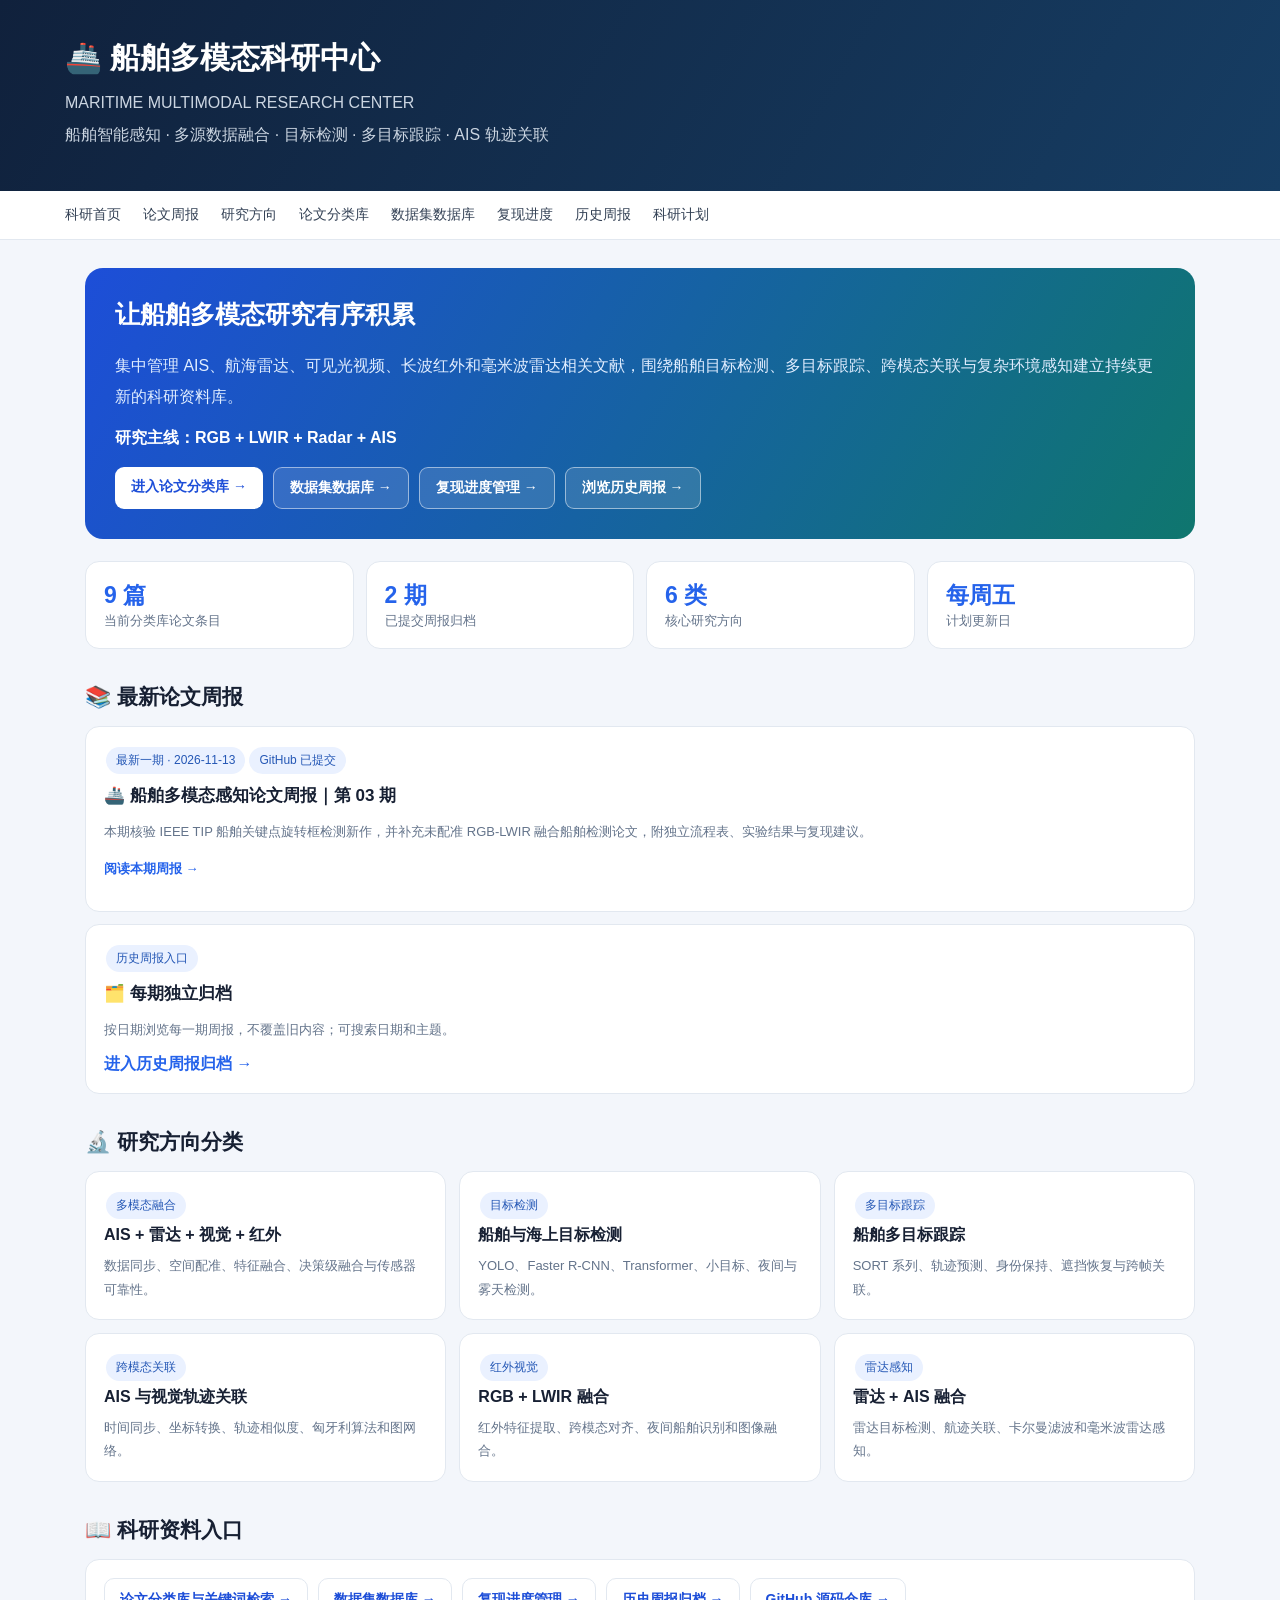
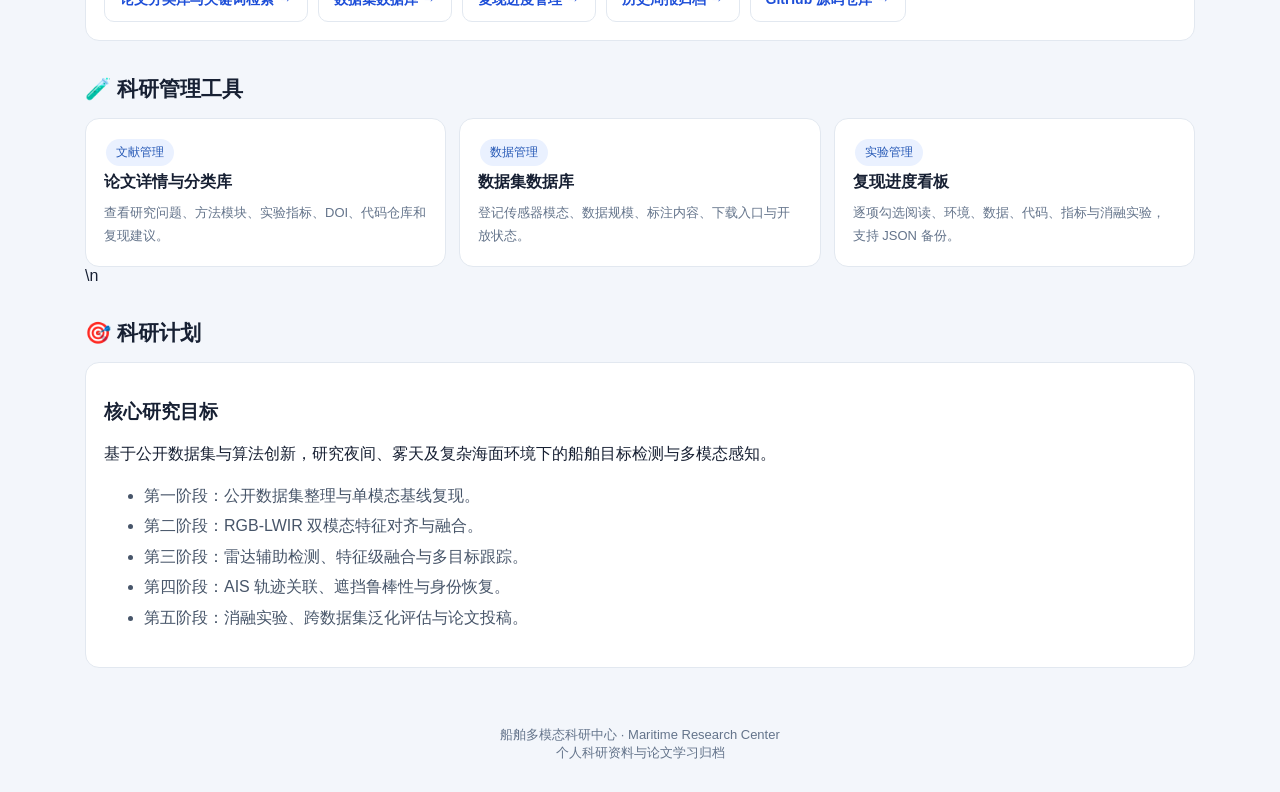
<file: index.html>
<!DOCTYPE html>
<html lang="zh-CN">
<head>
<meta charset="UTF-8">
<meta name="viewport" content="width=device-width, initial-scale=1">
<meta name="description" content="船舶多模态科研中心：AIS、雷达、可见光、长波红外融合，船舶检测、跟踪与轨迹关联研究。">
<title>船舶多模态科研中心</title>
<style>
:root{--bg:#f3f6fb;--card:#fff;--text:#172033;--muted:#64748b;--blue:#2563eb;--line:#e2e8f0;--navy:#10213c}
*{box-sizing:border-box}html{scroll-behavior:smooth}body{margin:0;background:var(--bg);color:var(--text);font-family:"Microsoft YaHei",Arial,sans-serif}
header{background:linear-gradient(120deg,#10213c,#163d63);color:#fff;padding:38px max(5%,calc((100% - 1150px)/2))}
header h1{font-size:30px;margin:0 0 10px}header p{color:#cbd5e1;line-height:1.8;margin:3px 0}
nav{background:#fff;padding:15px max(5%,calc((100% - 1150px)/2));display:flex;gap:22px;flex-wrap:wrap;border-bottom:1px solid var(--line);position:sticky;top:0;z-index:5}
nav a{color:#334155;text-decoration:none;font-size:14px}nav a:hover{color:var(--blue)}
main{max-width:1150px;margin:28px auto;padding:0 20px}.hero{background:linear-gradient(120deg,#1d4ed8,#0f766e);color:white;border-radius:18px;padding:30px;margin-bottom:22px}
.hero h2{margin-top:0;font-size:25px}.hero p{line-height:1.9;color:#e0edff}.actions{display:flex;gap:10px;flex-wrap:wrap;margin-top:18px}.actions a{display:inline-block;padding:11px 16px;border-radius:9px;background:#fff;color:#1d4ed8;font-weight:700;text-decoration:none;font-size:14px}.actions a.secondary{background:#ffffff20;color:#fff;border:1px solid #ffffff80}
.stats{display:grid;grid-template-columns:repeat(4,1fr);gap:12px;margin:18px 0 28px}.stat,.panel,.category,.report{background:var(--card);border:1px solid var(--line);border-radius:14px;padding:18px}.stat strong{font-size:23px;color:var(--blue);display:block}.stat span{font-size:13px;color:var(--muted)}
h2.section{font-size:21px;margin:34px 0 15px}.grid{display:grid;grid-template-columns:repeat(3,1fr);gap:13px}.category{display:block;color:inherit;text-decoration:none;transition:.2s}.category:hover{border-color:var(--blue);transform:translateY(-2px)}.category h3{font-size:16px;margin:4px 0 8px}.category p{font-size:13px;color:var(--muted);line-height:1.8;margin:0}
.tag{display:inline-block;background:#eaf1ff;color:#2457b5;padding:5px 10px;border-radius:20px;font-size:12px;margin:2px}
.report{margin:12px 0}.report h3{margin:8px 0;font-size:17px}.report p{color:var(--muted);font-size:13px;line-height:1.8}.report a{font-weight:700;color:var(--blue);text-decoration:none}
.links{display:flex;gap:10px;flex-wrap:wrap}.links a{display:inline-block;background:#fff;border:1px solid var(--line);padding:12px 15px;border-radius:10px;color:#1d4ed8;text-decoration:none;font-weight:700;font-size:14px}
ul{line-height:1.9;color:#475569}footer{text-align:center;padding:30px;color:var(--muted);font-size:13px}
@media(max-width:760px){.grid{grid-template-columns:1fr}.stats{grid-template-columns:repeat(2,1fr)}header h1{font-size:24px}.hero{padding:22px}}
</style>
</head>
<body>
<header>
<h1>🚢 船舶多模态科研中心</h1>
<p>MARITIME MULTIMODAL RESEARCH CENTER</p>
<p>船舶智能感知 · 多源数据融合 · 目标检测 · 多目标跟踪 · AIS 轨迹关联</p>
</header>
<nav>
<a href="#home">科研首页</a><a href="#weekly">论文周报</a><a href="#categories">研究方向</a><a href="papers/index.html">论文分类库</a><a href="datasets/index.html">数据集数据库</a><a href="progress/index.html">复现进度</a><a href="reports/index.html">历史周报</a><a href="#plan">科研计划</a>
</nav>
<main id="home">
<section class="hero">
<h2>让船舶多模态研究有序积累</h2>
<p>集中管理 AIS、航海雷达、可见光视频、长波红外和毫米波雷达相关文献，围绕船舶目标检测、多目标跟踪、跨模态关联与复杂环境感知建立持续更新的科研资料库。</p>
<strong>研究主线：RGB + LWIR + Radar + AIS</strong>
<div class="actions"><a href="papers/index.html">进入论文分类库 →</a><a class="secondary" href="datasets/index.html">数据集数据库 →</a><a class="secondary" href="progress/index.html">复现进度管理 →</a><a class="secondary" href="reports/index.html">浏览历史周报 →</a></div>
</section>
<div class="stats">
<div class="stat"><strong>9 篇</strong><span>当前分类库论文条目</span></div>
<div class="stat"><strong>2 期</strong><span>已提交周报归档</span></div>
<div class="stat"><strong>6 类</strong><span>核心研究方向</span></div>
<div class="stat"><strong>每周五</strong><span>计划更新日</span></div>
</div>

<h2 class="section" id="weekly">📚 最新论文周报</h2>
<section class="report">
<span class="tag">最新一期 · 2026-11-13</span><span class="tag">GitHub 已提交</span>
<h3>🚢 船舶多模态感知论文周报｜第 03 期</h3>
<p>本期核验 IEEE TIP 船舶关键点旋转框检测新作，并补充未配准 RGB-LWIR 融合船舶检测论文，附独立流程表、实验结果与复现建议。</p>
<p><a href="reports/2026-11-13.html">阅读本期周报 →</a></p>
</section>
<section class="report">
<span class="tag">历史周报入口</span>
<h3>🗂️ 每期独立归档</h3>
<p>按日期浏览每一期周报，不覆盖旧内容；可搜索日期和主题。</p>
<a href="reports/index.html">进入历史周报归档 →</a>
</section>

<h2 class="section" id="categories">🔬 研究方向分类</h2>
<div class="grid">
<a class="category" href="papers/index.html#p-amgt"><span class="tag">多模态融合</span><h3>AIS + 雷达 + 视觉 + 红外</h3><p>数据同步、空间配准、特征融合、决策级融合与传感器可靠性。</p></a>
<a class="category" href="papers/index.html#p-vision-radar"><span class="tag">目标检测</span><h3>船舶与海上目标检测</h3><p>YOLO、Faster R-CNN、Transformer、小目标、夜间与雾天检测。</p></a>
<a class="category" href="papers/index.html#p-amgt"><span class="tag">多目标跟踪</span><h3>船舶多目标跟踪</h3><p>SORT 系列、轨迹预测、身份保持、遮挡恢复与跨帧关联。</p></a>
<a class="category" href="papers/index.html#p-amgt"><span class="tag">跨模态关联</span><h3>AIS 与视觉轨迹关联</h3><p>时间同步、坐标转换、轨迹相似度、匈牙利算法和图网络。</p></a>
<a class="category" href="papers/index.html#p-amgt"><span class="tag">红外视觉</span><h3>RGB + LWIR 融合</h3><p>红外特征提取、跨模态对齐、夜间船舶识别和图像融合。</p></a>
<a class="category" href="papers/index.html#p-feature-ais"><span class="tag">雷达感知</span><h3>雷达 + AIS 融合</h3><p>雷达目标检测、航迹关联、卡尔曼滤波和毫米波雷达感知。</p></a>
</div>

<h2 class="section">📖 科研资料入口</h2>
<div class="panel links"><a href="papers/index.html">论文分类库与关键词检索 →</a><a href="datasets/index.html">数据集数据库 →</a><a href="progress/index.html">复现进度管理 →</a><a href="reports/index.html">历史周报归档 →</a><a href="https://github.com/Defotls/maritime-research-center" target="_blank" rel="noopener">GitHub 源码仓库 →</a></div>


<h2 class="section">🧪 科研管理工具</h2>
<div class="grid">
<a class="category" href="papers/index.html"><span class="tag">文献管理</span><h3>论文详情与分类库</h3><p>查看研究问题、方法模块、实验指标、DOI、代码仓库和复现建议。</p></a>
<a class="category" href="datasets/index.html"><span class="tag">数据管理</span><h3>数据集数据库</h3><p>登记传感器模态、数据规模、标注内容、下载入口与开放状态。</p></a>
<a class="category" href="progress/index.html"><span class="tag">实验管理</span><h3>复现进度看板</h3><p>逐项勾选阅读、环境、数据、代码、指标与消融实验，支持 JSON 备份。</p></a>
</div>
\n<h2 class="section" id="plan">🎯 科研计划</h2>
<section class="panel">
<h3>核心研究目标</h3>
<p>基于公开数据集与算法创新，研究夜间、雾天及复杂海面环境下的船舶目标检测与多模态感知。</p>
<ul>
<li>第一阶段：公开数据集整理与单模态基线复现。</li>
<li>第二阶段：RGB-LWIR 双模态特征对齐与融合。</li>
<li>第三阶段：雷达辅助检测、特征级融合与多目标跟踪。</li>
<li>第四阶段：AIS 轨迹关联、遮挡鲁棒性与身份恢复。</li>
<li>第五阶段：消融实验、跨数据集泛化评估与论文投稿。</li>
</ul>
</section>
</main>
<footer>船舶多模态科研中心 · Maritime Research Center<br>个人科研资料与论文学习归档</footer>
</body></html>
</file>
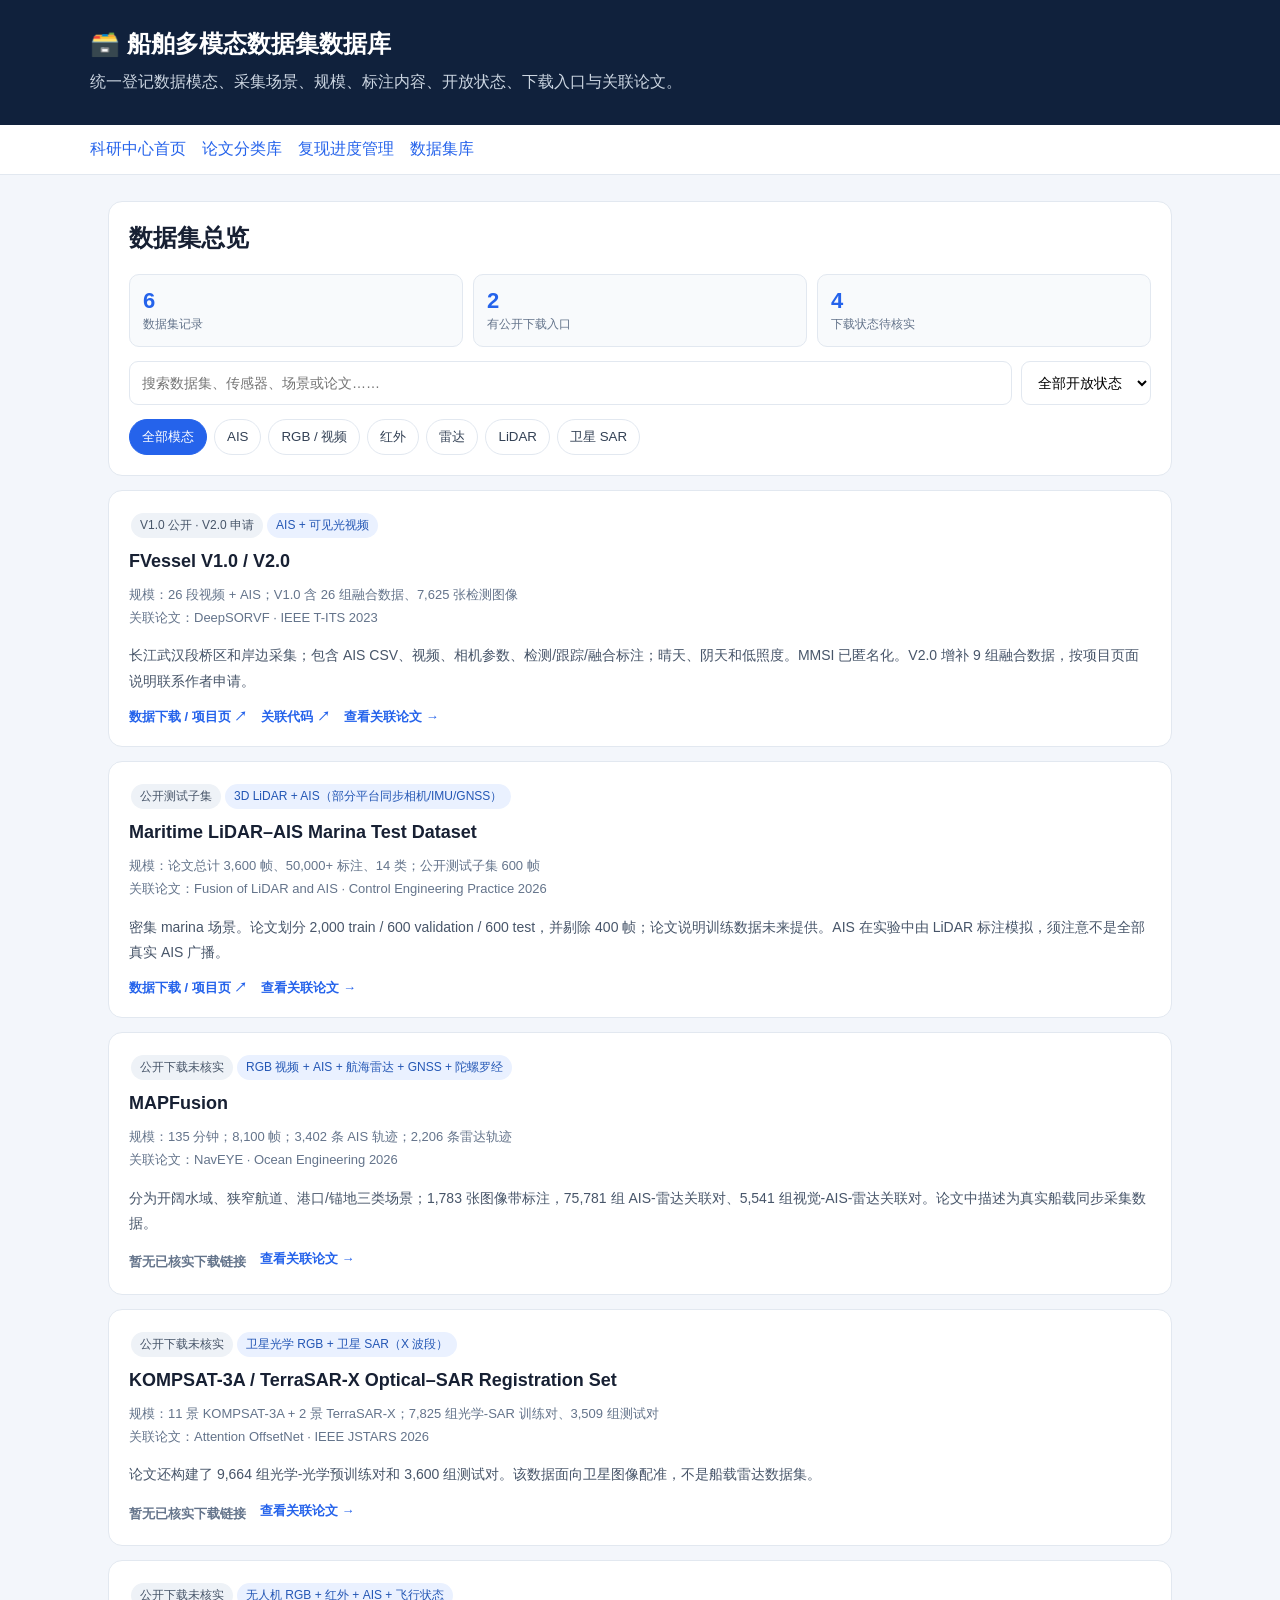
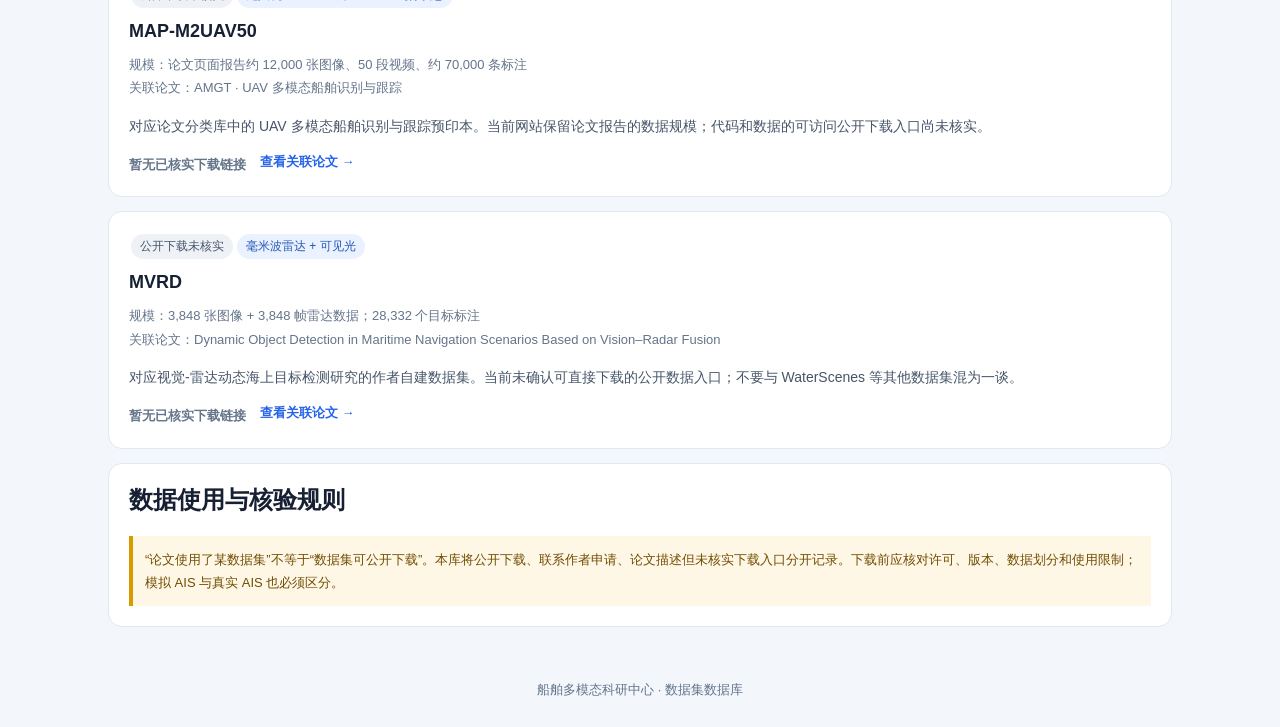
<file: datasets/index.html>
<!DOCTYPE html>
<html lang="zh-CN"><head><meta charset="UTF-8"><meta name="viewport" content="width=device-width,initial-scale=1">
<meta name="description" content="船舶多模态研究数据集数据库，记录传感器模态、规模、下载入口与开放状态。"><title>数据集数据库｜船舶多模态科研中心</title>
<style>
:root{--bg:#f3f6fb;--card:#fff;--text:#172033;--muted:#64748b;--line:#e2e8f0;--blue:#2563eb;--navy:#10213c}
*{box-sizing:border-box}body{margin:0;background:var(--bg);color:var(--text);font-family:"Microsoft YaHei",Arial,sans-serif}
header{background:var(--navy);color:#fff;padding:28px max(5%,calc((100% - 1100px)/2))}header h1{margin:0 0 8px;font-size:24px}header p{margin:0;color:#cbd5e1;line-height:1.8}
nav{background:#fff;padding:14px max(5%,calc((100% - 1100px)/2));display:flex;gap:16px;flex-wrap:wrap;border-bottom:1px solid var(--line)}nav a,a{color:var(--blue);text-decoration:none}
main{max-width:1100px;margin:26px auto;padding:0 18px}.panel,.dataset{background:#fff;border:1px solid var(--line);border-radius:14px;padding:20px;margin-bottom:14px}
.stats{display:grid;grid-template-columns:repeat(3,1fr);gap:10px}.stat{background:#f8fafc;border:1px solid var(--line);border-radius:10px;padding:13px}.stat strong{display:block;font-size:22px;color:var(--blue)}.stat span{font-size:12px;color:var(--muted)}
input,select{padding:12px;border:1px solid var(--line);border-radius:9px;background:#fff;font-size:14px}.tools{display:flex;gap:9px;flex-wrap:wrap;margin:14px 0}.tools input{flex:1;min-width:220px}
.filters{display:flex;gap:7px;flex-wrap:wrap;margin-top:10px}.filters button{background:#fff;border:1px solid var(--line);border-radius:18px;padding:8px 12px;cursor:pointer;color:#334155}.filters button.active{background:var(--blue);color:#fff;border-color:var(--blue)}
.dataset h2{font-size:18px;line-height:1.5;margin:8px 0}.meta{font-size:13px;color:var(--muted);line-height:1.8}.dataset p{font-size:14px;line-height:1.8;color:#475569}
.tag{display:inline-block;background:#eaf1ff;color:#2457b5;border-radius:18px;padding:4px 9px;font-size:12px;margin:2px}.state{display:inline-block;background:#eef2f7;color:#475569;border-radius:18px;padding:4px 9px;font-size:12px;margin:2px}.actions{display:flex;gap:14px;flex-wrap:wrap;font-size:13px;font-weight:700;margin-top:10px}
.note{background:#fff7e6;border-left:4px solid #d99a00;padding:12px;line-height:1.8;font-size:13px;color:#704d00}.empty{display:none;text-align:center;padding:25px;color:var(--muted);background:#fff;border:1px dashed #cbd5e1;border-radius:12px}
footer{text-align:center;padding:28px;color:var(--muted);font-size:13px}
@media(max-width:650px){.stats{grid-template-columns:1fr}.dataset{padding:16px}header h1{font-size:21px}}
</style></head><body>
<header><h1>🗃️ 船舶多模态数据集数据库</h1><p>统一登记数据模态、采集场景、规模、标注内容、开放状态、下载入口与关联论文。</p></header>
<nav><a href="../index.html">科研中心首页</a><a href="../papers/index.html">论文分类库</a><a href="../progress/index.html">复现进度管理</a><a href="#library">数据集库</a></nav>
<main id="library">
<section class="panel"><h2 style="margin-top:0">数据集总览</h2><div class="stats">
<div class="stat"><strong id="total">6</strong><span>数据集记录</span></div><div class="stat"><strong id="public">2</strong><span>有公开下载入口</span></div><div class="stat"><strong id="unknown">4</strong><span>下载状态待核实</span></div></div>
<div class="tools"><input id="search" type="search" placeholder="搜索数据集、传感器、场景或论文……"><select id="availability"><option value="all">全部开放状态</option><option value="public">公开可下载</option><option value="request">按申请获取</option><option value="unknown">下载未核实</option></select></div>
<div class="filters" id="filters"><button class="active" data-filter="all">全部模态</button><button data-filter="AIS">AIS</button><button data-filter="RGB">RGB / 视频</button><button data-filter="IR">红外</button><button data-filter="radar">雷达</button><button data-filter="LiDAR">LiDAR</button><button data-filter="SAR">卫星 SAR</button></div></section>
<div id="datasets"></div><div id="empty" class="empty">没有找到匹配的数据集。</div>
<section class="panel"><h2 style="margin-top:0">数据使用与核验规则</h2><div class="note">“论文使用了某数据集”不等于“数据集可公开下载”。本库将公开下载、联系作者申请、论文描述但未核实下载入口分开记录。下载前应核对许可、版本、数据划分和使用限制；模拟 AIS 与真实 AIS 也必须区分。</div></section>
</main><footer>船舶多模态科研中心 · 数据集数据库</footer>
<script>
const DB=[{"id":"fves","name":"FVessel V1.0 / V2.0","type":"AIS + 可见光视频","status":"public","statusLabel":"V1.0 公开 · V2.0 申请","size":"26 段视频 + AIS；V1.0 含 26 组融合数据、7,625 张检测图像","detail":"长江武汉段桥区和岸边采集；包含 AIS CSV、视频、相机参数、检测/跟踪/融合标注；晴天、阴天和低照度。MMSI 已匿名化。V2.0 增补 9 组融合数据，按项目页面说明联系作者申请。","paper":"DeepSORVF · IEEE T-ITS 2023","paperLink":"../papers/detail.html?id=deepsorvf","dataUrl":"https://github.com/gy65896/FVessel","codeUrl":"https://github.com/gy65896/DeepSORVF","mod":"AIS 视频 轨迹"},{"id":"lidar-marina","name":"Maritime LiDAR–AIS Marina Test Dataset","type":"3D LiDAR + AIS（部分平台同步相机/IMU/GNSS）","status":"public","statusLabel":"公开测试子集","size":"论文总计 3,600 帧、50,000+ 标注、14 类；公开测试子集 600 帧","detail":"密集 marina 场景。论文划分 2,000 train / 600 validation / 600 test，并剔除 400 帧；论文说明训练数据未来提供。AIS 在实验中由 LiDAR 标注模拟，须注意不是全部真实 AIS 广播。","paper":"Fusion of LiDAR and AIS · Control Engineering Practice 2026","paperLink":"../papers/detail.html?id=lidarais","dataUrl":"https://doi.org/10.5281/zenodo.20345163","codeUrl":null,"mod":"LiDAR AIS"},{"id":"mapfusion","name":"MAPFusion","type":"RGB 视频 + AIS + 航海雷达 + GNSS + 陀螺罗经","status":"unknown","statusLabel":"公开下载未核实","size":"135 分钟；8,100 帧；3,402 条 AIS 轨迹；2,206 条雷达轨迹","detail":"分为开阔水域、狭窄航道、港口/锚地三类场景；1,783 张图像带标注，75,781 组 AIS-雷达关联对、5,541 组视觉-AIS-雷达关联对。论文中描述为真实船载同步采集数据。","paper":"NavEYE · Ocean Engineering 2026","paperLink":"../papers/detail.html?id=naveye","dataUrl":null,"codeUrl":null,"mod":"RGB AIS radar"},{"id":"kompsat-sar","name":"KOMPSAT-3A / TerraSAR-X Optical–SAR Registration Set","type":"卫星光学 RGB + 卫星 SAR（X 波段）","status":"unknown","statusLabel":"公开下载未核实","size":"11 景 KOMPSAT-3A + 2 景 TerraSAR-X；7,825 组光学-SAR 训练对、3,509 组测试对","detail":"论文还构建了 9,664 组光学-光学预训练对和 3,600 组测试对。该数据面向卫星图像配准，不是船载雷达数据集。","paper":"Attention OffsetNet · IEEE JSTARS 2026","paperLink":"../papers/detail.html?id=attentionoffsetnet","dataUrl":null,"codeUrl":null,"mod":"RGB SAR crossdomain"},{"id":"map-m2uav50","name":"MAP-M2UAV50","type":"无人机 RGB + 红外 + AIS + 飞行状态","status":"unknown","statusLabel":"公开下载未核实","size":"论文页面报告约 12,000 张图像、50 段视频、约 70,000 条标注","detail":"对应论文分类库中的 UAV 多模态船舶识别与跟踪预印本。当前网站保留论文报告的数据规模；代码和数据的可访问公开下载入口尚未核实。","paper":"AMGT · UAV 多模态船舶识别与跟踪","paperLink":"../index.html#p-amgt","dataUrl":null,"codeUrl":null,"mod":"RGB IR AIS"},{"id":"mvrd","name":"MVRD","type":"毫米波雷达 + 可见光","status":"unknown","statusLabel":"公开下载未核实","size":"3,848 张图像 + 3,848 帧雷达数据；28,332 个目标标注","detail":"对应视觉-雷达动态海上目标检测研究的作者自建数据集。当前未确认可直接下载的公开数据入口；不要与 WaterScenes 等其他数据集混为一谈。","paper":"Dynamic Object Detection in Maritime Navigation Scenarios Based on Vision–Radar Fusion","paperLink":"../index.html#p-vision-radar","dataUrl":null,"codeUrl":null,"mod":"RGB radar"}];
const esc=s=>String(s??"").replace(/[&<>"']/g,c=>({"&":"&amp;","<":"&lt;",">":"&gt;",'"':"&quot;","'":"&#39;"}[c]));
let filter="all";
function render(){const q=document.getElementById("search").value.trim().toLowerCase(),av=document.getElementById("availability").value;let shown=0;
document.getElementById("datasets").innerHTML=DB.filter(d=>(filter==="all"||d.mod.includes(filter))&&(av==="all"||d.status===av)&&(d.name+" "+d.type+" "+d.size+" "+d.detail+" "+d.paper).toLowerCase().includes(q)).map(d=>{shown++;return '<article class="dataset" id="'+esc(d.id)+'"><span class="state">'+esc(d.statusLabel)+'</span><span class="tag">'+esc(d.type)+'</span><h2>'+esc(d.name)+'</h2><div class="meta">规模：'+esc(d.size)+'<br>关联论文：'+esc(d.paper)+'</div><p>'+esc(d.detail)+'</p><div class="actions">'+(d.dataUrl?'<a href="'+esc(d.dataUrl)+'" target="_blank" rel="noopener">数据下载 / 项目页 ↗</a>':'<span class="meta">暂无已核实下载链接</span>')+(d.codeUrl?'<a href="'+esc(d.codeUrl)+'" target="_blank" rel="noopener">关联代码 ↗</a>':'')+'<a href="'+esc(d.paperLink)+'">查看关联论文 →</a></div></article>'}).join("");
document.getElementById("empty").style.display=shown?"none":"block";
}
document.querySelectorAll("#filters button").forEach(b=>b.addEventListener("click",()=>{filter=b.dataset.filter;document.querySelectorAll("#filters button").forEach(x=>x.classList.toggle("active",x===b));render()}));
document.getElementById("search").addEventListener("input",render);document.getElementById("availability").addEventListener("change",render);render();
</script></body></html>
</file>
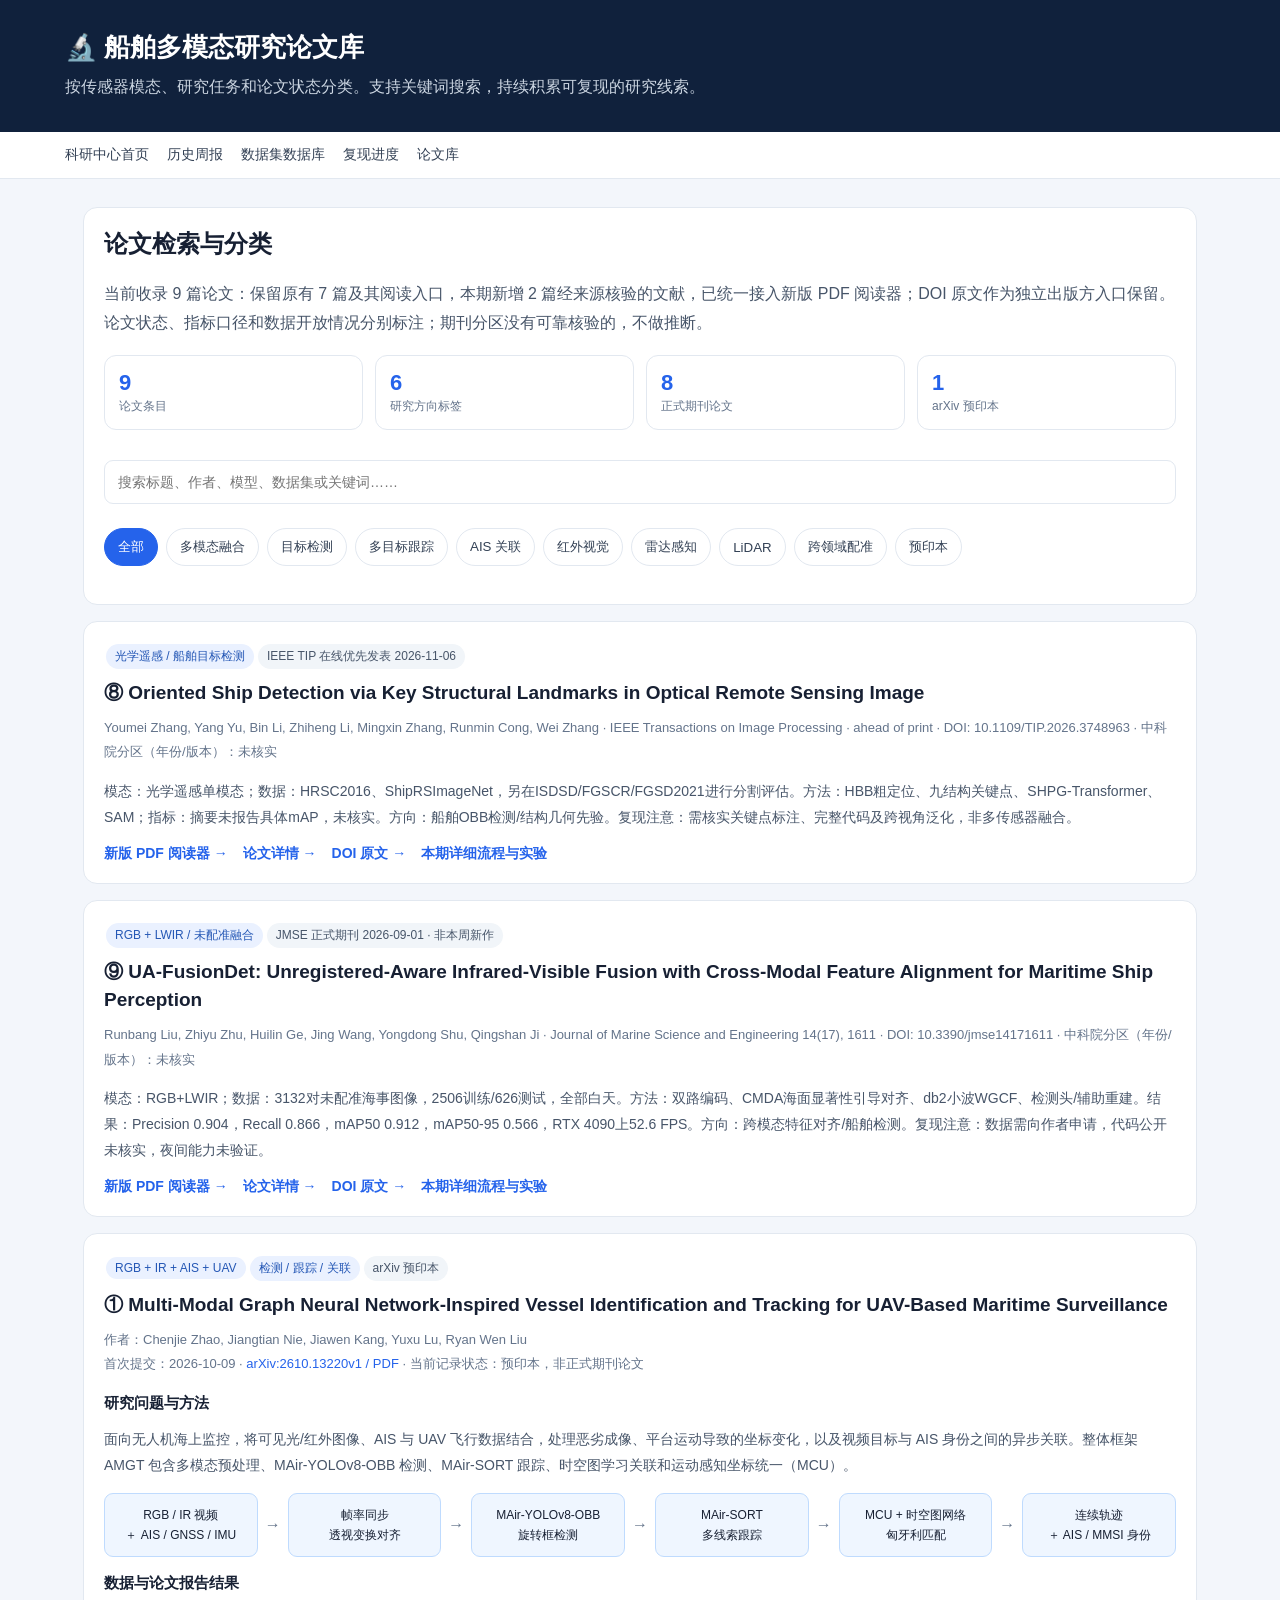
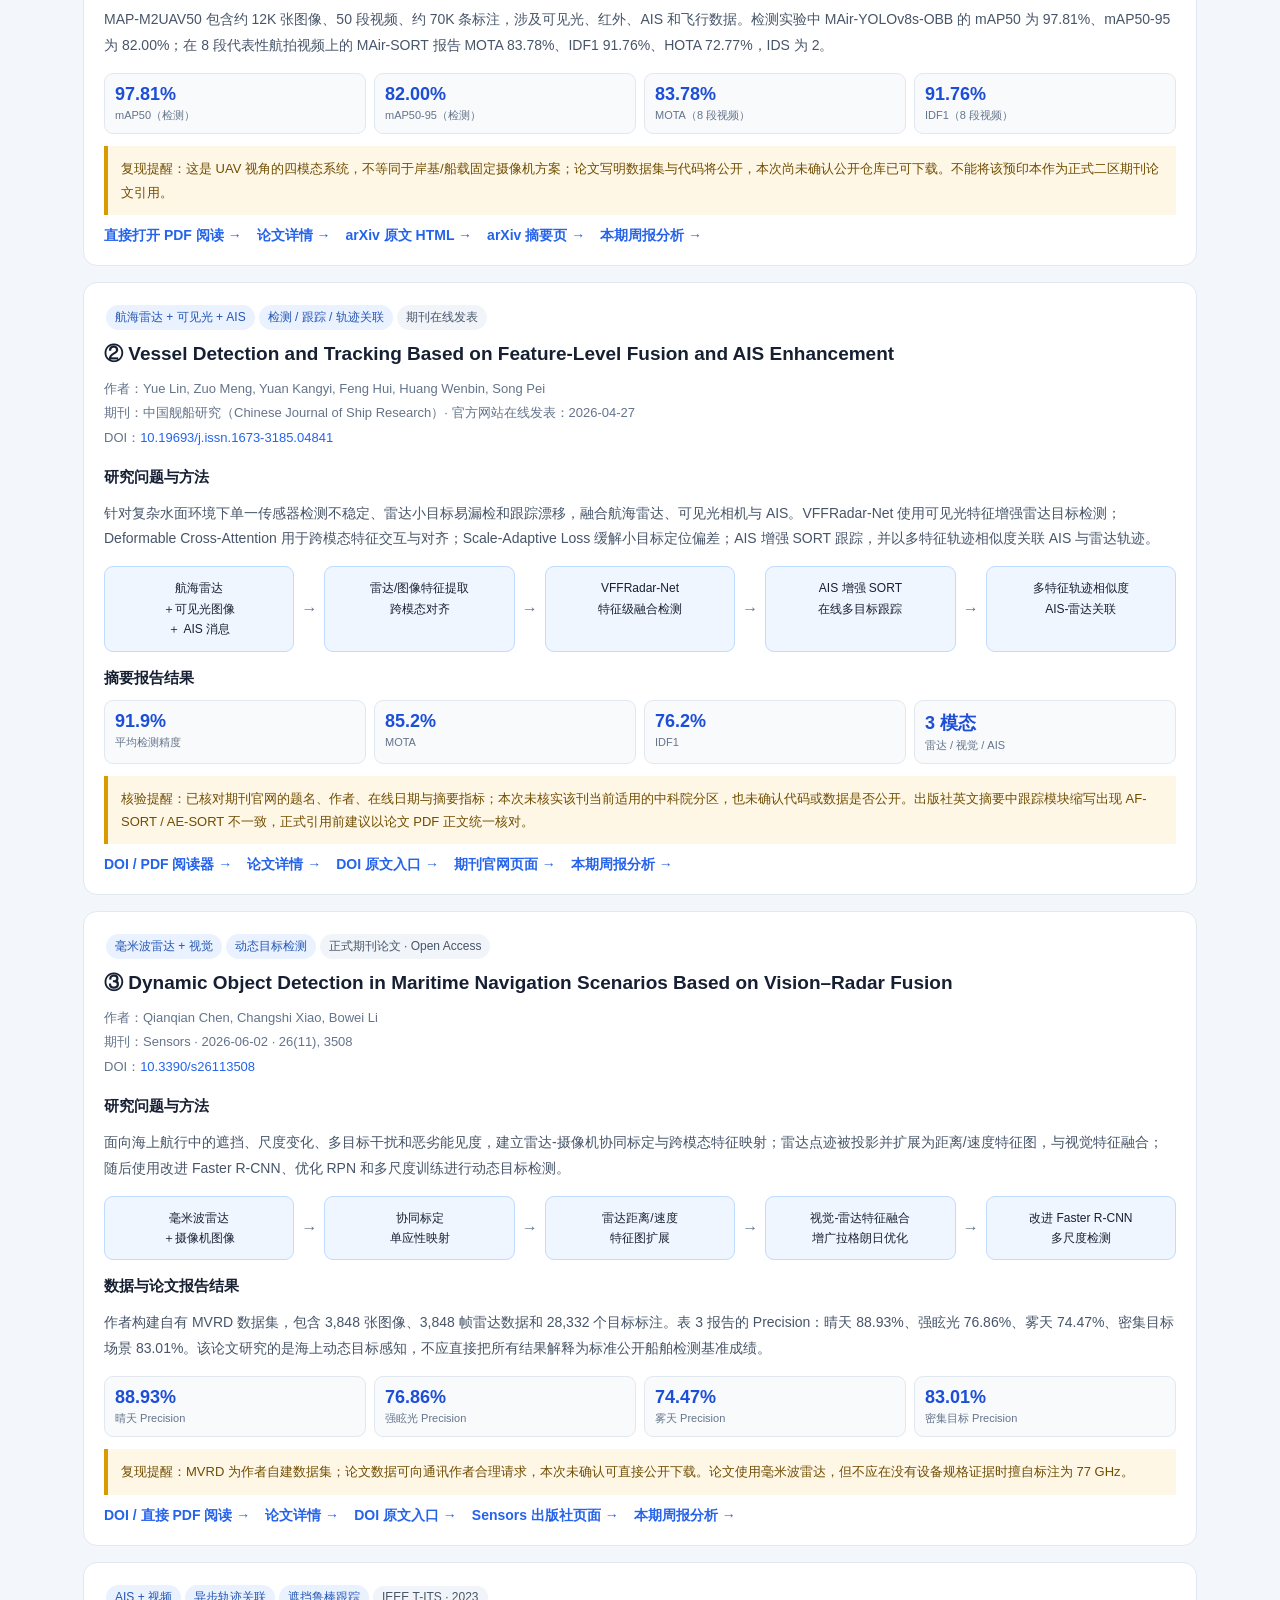
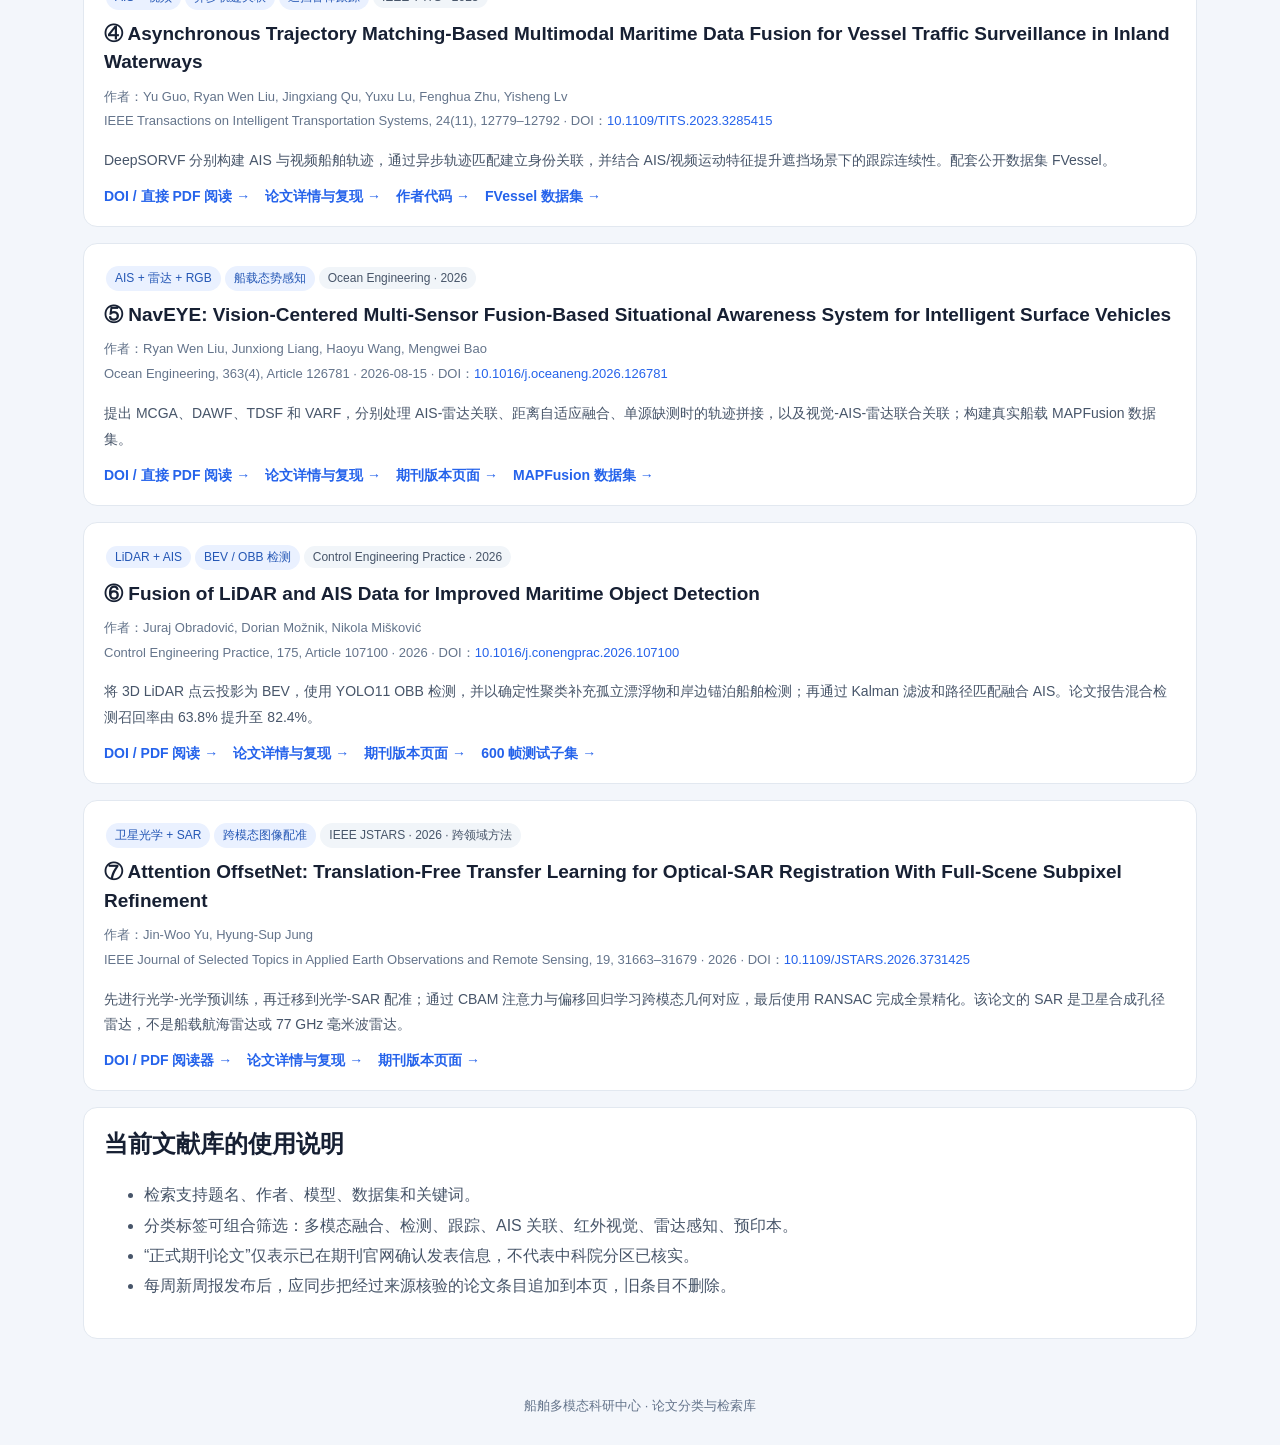
<file: papers/index.html>
<!DOCTYPE html>
<html lang="zh-CN">
<head>
<meta charset="UTF-8">
<meta name="viewport" content="width=device-width, initial-scale=1">
<meta name="description" content="船舶多模态感知研究论文库，支持按方向筛选和关键词检索。">
<title>论文分类库｜船舶多模态科研中心</title>
<style>
:root{--bg:#f3f6fb;--card:#fff;--text:#172033;--muted:#64748b;--line:#e2e8f0;--blue:#2563eb;--navy:#10213c}
*{box-sizing:border-box}body{margin:0;background:var(--bg);color:var(--text);font-family:"Microsoft YaHei",Arial,sans-serif}
header{background:var(--navy);color:#fff;padding:30px max(5%,calc((100% - 1150px)/2))}header h1{margin:0 0 8px;font-size:26px}header p{margin:0;color:#cbd5e1;line-height:1.8}
nav{background:#fff;border-bottom:1px solid var(--line);padding:14px max(5%,calc((100% - 1150px)/2));display:flex;gap:18px;flex-wrap:wrap}nav a{color:#334155;text-decoration:none;font-size:14px}
a{color:var(--blue);text-decoration:none}a:hover{text-decoration:underline}
main{max-width:1150px;margin:28px auto;padding:0 18px}.panel,.paper{background:#fff;border:1px solid var(--line);border-radius:14px;padding:20px;margin-bottom:16px}
.stats{display:grid;grid-template-columns:repeat(4,1fr);gap:12px;margin:18px 0}.stat{background:#fff;border:1px solid var(--line);border-radius:12px;padding:14px}.stat strong{display:block;font-size:22px;color:var(--blue)}.stat span{font-size:12px;color:var(--muted)}
.search{width:100%;padding:13px;border:1px solid var(--line);border-radius:9px;font-size:14px;margin:12px 0}
.filters{display:flex;flex-wrap:wrap;gap:8px;margin:12px 0 18px}.filters button{border:1px solid var(--line);background:#fff;padding:9px 13px;border-radius:20px;cursor:pointer;color:#334155}.filters button.active{background:var(--blue);color:#fff;border-color:var(--blue)}
.paper{scroll-margin-top:16px}.paper h2{font-size:19px;line-height:1.5;margin:8px 0}.meta{font-size:13px;color:var(--muted);line-height:1.9}.tag{display:inline-block;padding:4px 9px;border-radius:20px;background:#eaf1ff;color:#2457b5;font-size:12px;margin:2px}.status{display:inline-block;padding:4px 9px;border-radius:20px;background:#f1f5f9;color:#475569;font-size:12px;margin:2px}
.paper h3{font-size:15px;margin:17px 0 7px}.paper p,.paper li{font-size:14px;line-height:1.85;color:#475569}.paper ul{padding-left:20px}
.metrics{display:grid;grid-template-columns:repeat(4,1fr);gap:8px;margin:12px 0}.metric{background:#f8fafc;border:1px solid var(--line);border-radius:9px;padding:10px}.metric strong{display:block;font-size:18px;color:#1d4ed8}.metric span{font-size:11px;color:var(--muted)}
.flow{display:flex;align-items:stretch;gap:7px;flex-wrap:wrap;margin:12px 0}.step{flex:1 1 125px;min-width:115px;background:#eff6ff;border:1px solid #bfdbfe;border-radius:9px;padding:11px;text-align:center;font-size:12px;line-height:1.7}.arrow{align-self:center;color:#64748b;font-weight:bold}
.note{background:#fff7e6;border-left:4px solid #d99a00;padding:11px 13px;font-size:13px;line-height:1.8;color:#704d00;margin:12px 0}.links{display:flex;gap:15px;flex-wrap:wrap;margin-top:12px;font-size:14px;font-weight:700}
.empty{display:none;background:#fff;border:1px dashed #cbd5e1;border-radius:12px;padding:28px;text-align:center;color:var(--muted)}
footer{text-align:center;padding:30px;color:var(--muted);font-size:13px}
@media(max-width:760px){.stats{grid-template-columns:repeat(2,1fr)}.metrics{grid-template-columns:repeat(2,1fr)}header h1{font-size:22px}.paper{padding:16px}.arrow{display:none}}
</style>
</head>
<body>
<header><h1>🔬 船舶多模态研究论文库</h1><p>按传感器模态、研究任务和论文状态分类。支持关键词搜索，持续积累可复现的研究线索。</p></header>
<nav><a href="../index.html">科研中心首页</a><a href="../reports/index.html">历史周报</a><a href="../datasets/index.html">数据集数据库</a><a href="../progress/index.html">复现进度</a><a href="#library">论文库</a></nav>
<main id="library">
<section class="panel">
<h2 style="margin-top:0">论文检索与分类</h2>
<p style="line-height:1.8;color:#475569">当前收录 9 篇论文：保留原有 7 篇及其阅读入口，本期新增 2 篇经来源核验的文献，已统一接入新版 PDF 阅读器；DOI 原文作为独立出版方入口保留。论文状态、指标口径和数据开放情况分别标注；期刊分区没有可靠核验的，不做推断。</p>
<div class="stats">
<div class="stat"><strong id="count">9</strong><span>论文条目</span></div>
<div class="stat"><strong>6</strong><span>研究方向标签</span></div>
<div class="stat"><strong>8</strong><span>正式期刊论文</span></div>
<div class="stat"><strong>1</strong><span>arXiv 预印本</span></div>
</div>
<input class="search" id="search" type="search" placeholder="搜索标题、作者、模型、数据集或关键词……" aria-label="搜索论文">
<div class="filters" id="filters">
<button class="active" data-filter="all">全部</button>
<button data-filter="fusion">多模态融合</button>
<button data-filter="detection">目标检测</button>
<button data-filter="tracking">多目标跟踪</button>
<button data-filter="ais">AIS 关联</button>
<button data-filter="infrared">红外视觉</button>
<button data-filter="radar">雷达感知</button>
<button data-filter="lidar">LiDAR</button><button data-filter="crossdomain">跨领域配准</button>
<button data-filter="preprint">预印本</button>
</div>
</section>

<article class="paper" id="p-tip-landmarks" data-cats="detection" data-search="Oriented Ship Detection via Key Structural Landmarks in Optical Remote Sensing Image Youmei Zhang Yang Yu Bin Li Zhiheng Li Mingxin Zhang Runmin Cong Wei Zhang HRSC2016 ShipRSImageNet SHPG Transformer SAM OBB"><span class="tag">光学遥感 / 船舶目标检测</span><span class="status">IEEE TIP 在线优先发表 2026-11-06</span><h2>⑧ Oriented Ship Detection via Key Structural Landmarks in Optical Remote Sensing Image</h2><div class="meta">Youmei Zhang, Yang Yu, Bin Li, Zhiheng Li, Mingxin Zhang, Runmin Cong, Wei Zhang · IEEE Transactions on Image Processing · ahead of print · DOI: 10.1109/TIP.2026.3748963 · 中科院分区（年份/版本）：未核实</div><p>模态：光学遥感单模态；数据：HRSC2016、ShipRSImageNet，另在ISDSD/FGSCR/FGSD2021进行分割评估。方法：HBB粗定位、九结构关键点、SHPG-Transformer、SAM；指标：摘要未报告具体mAP，未核实。方向：船舶OBB检测/结构几何先验。复现注意：需核实关键点标注、完整代码及跨视角泛化，非多传感器融合。</p><div class="links"><a href="pdf.html?id=p-tip-landmarks">新版 PDF 阅读器 →</a><a href="detail.html?id=p-tip-landmarks">论文详情 →</a><a href="https://doi.org/10.1109/TIP.2026.3748963" target="_blank" rel="noopener">DOI 原文 →</a><a href="../reports/2026-11-13.html#p1">本期详细流程与实验</a></div></article>
<article class="paper" id="p-ua-fusiondet" data-cats="fusion detection infrared" data-search="UA-FusionDet Unregistered-Aware Infrared-Visible Fusion Cross-Modal Feature Alignment Maritime Ship Perception Runbang Liu Zhiyu Zhu Huilin Ge Jing Wang Yongdong Shu Qingshan Ji CMDA WGCF LWIR"><span class="tag">RGB + LWIR / 未配准融合</span><span class="status">JMSE 正式期刊 2026-09-01 · 非本周新作</span><h2>⑨ UA-FusionDet: Unregistered-Aware Infrared-Visible Fusion with Cross-Modal Feature Alignment for Maritime Ship Perception</h2><div class="meta">Runbang Liu, Zhiyu Zhu, Huilin Ge, Jing Wang, Yongdong Shu, Qingshan Ji · Journal of Marine Science and Engineering 14(17), 1611 · DOI: 10.3390/jmse14171611 · 中科院分区（年份/版本）：未核实</div><p>模态：RGB+LWIR；数据：3132对未配准海事图像，2506训练/626测试，全部白天。方法：双路编码、CMDA海面显著性引导对齐、db2小波WGCF、检测头/辅助重建。结果：Precision 0.904，Recall 0.866，mAP50 0.912，mAP50-95 0.566，RTX 4090上52.6 FPS。方向：跨模态特征对齐/船舶检测。复现注意：数据需向作者申请，代码公开未核实，夜间能力未验证。</p><div class="links"><a href="pdf.html?id=p-ua-fusiondet">新版 PDF 阅读器 →</a><a href="detail.html?id=p-ua-fusiondet">论文详情 →</a><a href="https://doi.org/10.3390/jmse14171611" target="_blank" rel="noopener">DOI 原文 →</a><a href="../reports/2026-11-13.html#p2">本期详细流程与实验</a></div></article>
<article class="paper" id="p-amgt" data-cats="fusion detection tracking ais infrared preprint" data-search="AMGT Multi-Modal Graph Neural Network-Inspired Vessel Identification and Tracking for UAV-Based Maritime Surveillance Chenjie Zhao Jiangtian Nie Jiawen Kang Yuxu Lu Ryan Wen Liu MAP-M2UAV50 MAir-YOLOv8-OBB MAir-SORT graph neural network AIS RGB visible infrared IR UAV">
<span class="tag">RGB + IR + AIS + UAV</span><span class="tag">检测 / 跟踪 / 关联</span><span class="status">arXiv 预印本</span>
<h2>① Multi-Modal Graph Neural Network-Inspired Vessel Identification and Tracking for UAV-Based Maritime Surveillance</h2>
<div class="meta">作者：Chenjie Zhao, Jiangtian Nie, Jiawen Kang, Yuxu Lu, Ryan Wen Liu<br>首次提交：2026-10-09 · <a href="pdf.html?id=p-amgt">arXiv:2610.13220v1 / PDF</a> · 当前记录状态：预印本，非正式期刊论文</div>
<h3>研究问题与方法</h3>
<p>面向无人机海上监控，将可见光/红外图像、AIS 与 UAV 飞行数据结合，处理恶劣成像、平台运动导致的坐标变化，以及视频目标与 AIS 身份之间的异步关联。整体框架 AMGT 包含多模态预处理、MAir-YOLOv8-OBB 检测、MAir-SORT 跟踪、时空图学习关联和运动感知坐标统一（MCU）。</p>
<div class="flow"><div class="step">RGB / IR 视频<br>＋ AIS / GNSS / IMU</div><div class="arrow">→</div><div class="step">帧率同步<br>透视变换对齐</div><div class="arrow">→</div><div class="step">MAir-YOLOv8-OBB<br>旋转框检测</div><div class="arrow">→</div><div class="step">MAir-SORT<br>多线索跟踪</div><div class="arrow">→</div><div class="step">MCU + 时空图网络<br>匈牙利匹配</div><div class="arrow">→</div><div class="step">连续轨迹<br>＋ AIS / MMSI 身份</div></div>
<h3>数据与论文报告结果</h3>
<p>MAP-M2UAV50 包含约 12K 张图像、50 段视频、约 70K 条标注，涉及可见光、红外、AIS 和飞行数据。检测实验中 MAir-YOLOv8s-OBB 的 mAP50 为 97.81%、mAP50-95 为 82.00%；在 8 段代表性航拍视频上的 MAir-SORT 报告 MOTA 83.78%、IDF1 91.76%、HOTA 72.77%，IDS 为 2。</p>
<div class="metrics"><div class="metric"><strong>97.81%</strong><span>mAP50（检测）</span></div><div class="metric"><strong>82.00%</strong><span>mAP50-95（检测）</span></div><div class="metric"><strong>83.78%</strong><span>MOTA（8 段视频）</span></div><div class="metric"><strong>91.76%</strong><span>IDF1（8 段视频）</span></div></div>
<div class="note">复现提醒：这是 UAV 视角的四模态系统，不等同于岸基/船载固定摄像机方案；论文写明数据集与代码将公开，本次尚未确认公开仓库已可下载。不能将该预印本作为正式二区期刊论文引用。</div>
<div class="links"><a href="pdf.html?id=p-amgt">直接打开 PDF 阅读 →</a><a href="detail.html?id=p-amgt">论文详情 →</a><a href="https://arxiv.org/html/2610.13220" target="_blank" rel="noopener">arXiv 原文 HTML →</a><a href="https://arxiv.org/abs/2610.13220" target="_blank" rel="noopener">arXiv 摘要页 →</a><a href="../reports/2026-11-05.html#p1">本期周报分析 →</a></div>
</article>

<article class="paper" id="p-feature-ais" data-cats="fusion detection tracking ais radar" data-search="Vessel Detection and Tracking Based on Feature-Level Fusion and AIS Enhancement Yue Lin Zuo Meng Yuan Kangyi Feng Hui Huang Wenbin Song Pei VFFRadar-Net Deformable Cross-Attention Scale-Adaptive Loss AF-SORT radar visible AIS">
<span class="tag">航海雷达 + 可见光 + AIS</span><span class="tag">检测 / 跟踪 / 轨迹关联</span><span class="status">期刊在线发表</span>
<h2>② Vessel Detection and Tracking Based on Feature-Level Fusion and AIS Enhancement</h2>
<div class="meta">作者：Yue Lin, Zuo Meng, Yuan Kangyi, Feng Hui, Huang Wenbin, Song Pei<br>期刊：中国舰船研究（Chinese Journal of Ship Research）· 官方网站在线发表：2026-04-27<br>DOI：<a href="pdf.html?id=p-feature-ais">10.19693/j.issn.1673-3185.04841</a></div>
<h3>研究问题与方法</h3>
<p>针对复杂水面环境下单一传感器检测不稳定、雷达小目标易漏检和跟踪漂移，融合航海雷达、可见光相机与 AIS。VFFRadar-Net 使用可见光特征增强雷达目标检测；Deformable Cross-Attention 用于跨模态特征交互与对齐；Scale-Adaptive Loss 缓解小目标定位偏差；AIS 增强 SORT 跟踪，并以多特征轨迹相似度关联 AIS 与雷达轨迹。</p>
<div class="flow"><div class="step">航海雷达<br>＋可见光图像<br>＋ AIS 消息</div><div class="arrow">→</div><div class="step">雷达/图像特征提取<br>跨模态对齐</div><div class="arrow">→</div><div class="step">VFFRadar-Net<br>特征级融合检测</div><div class="arrow">→</div><div class="step">AIS 增强 SORT<br>在线多目标跟踪</div><div class="arrow">→</div><div class="step">多特征轨迹相似度<br>AIS-雷达关联</div></div>
<h3>摘要报告结果</h3>
<div class="metrics"><div class="metric"><strong>91.9%</strong><span>平均检测精度</span></div><div class="metric"><strong>85.2%</strong><span>MOTA</span></div><div class="metric"><strong>76.2%</strong><span>IDF1</span></div><div class="metric"><strong>3 模态</strong><span>雷达 / 视觉 / AIS</span></div></div>
<div class="note">核验提醒：已核对期刊官网的题名、作者、在线日期与摘要指标；本次未核实该刊当前适用的中科院分区，也未确认代码或数据是否公开。出版社英文摘要中跟踪模块缩写出现 AF-SORT / AE-SORT 不一致，正式引用前建议以论文 PDF 正文统一核对。</div>
<div class="links"><a href="pdf.html?id=p-feature-ais">DOI / PDF 阅读器 →</a><a href="detail.html?id=p-feature-ais">论文详情 →</a><a href="https://doi.org/10.19693/j.issn.1673-3185.04841" target="_blank" rel="noopener">DOI 原文入口 →</a><a href="https://www.ship-research.com/en/article/doi/10.19693/j.issn.1673-3185.04841" target="_blank" rel="noopener">期刊官网页面 →</a><a href="../reports/2026-11-05.html#p2">本期周报分析 →</a></div>
</article>

<article class="paper" id="p-vision-radar" data-cats="fusion detection radar" data-search="Dynamic Object Detection in Maritime Navigation Scenarios Based on Vision Radar Fusion Qianqian Chen Changshi Xiao Bowei Li Sensors MVRD Faster R-CNN millimeter wave radar camera">
<span class="tag">毫米波雷达 + 视觉</span><span class="tag">动态目标检测</span><span class="status">正式期刊论文 · Open Access</span>
<h2>③ Dynamic Object Detection in Maritime Navigation Scenarios Based on Vision–Radar Fusion</h2>
<div class="meta">作者：Qianqian Chen, Changshi Xiao, Bowei Li<br>期刊：Sensors · 2026-06-02 · 26(11), 3508<br>DOI：<a href="pdf.html?id=p-vision-radar">10.3390/s26113508</a></div>
<h3>研究问题与方法</h3>
<p>面向海上航行中的遮挡、尺度变化、多目标干扰和恶劣能见度，建立雷达-摄像机协同标定与跨模态特征映射；雷达点迹被投影并扩展为距离/速度特征图，与视觉特征融合；随后使用改进 Faster R-CNN、优化 RPN 和多尺度训练进行动态目标检测。</p>
<div class="flow"><div class="step">毫米波雷达<br>＋摄像机图像</div><div class="arrow">→</div><div class="step">协同标定<br>单应性映射</div><div class="arrow">→</div><div class="step">雷达距离/速度<br>特征图扩展</div><div class="arrow">→</div><div class="step">视觉-雷达特征融合<br>增广拉格朗日优化</div><div class="arrow">→</div><div class="step">改进 Faster R-CNN<br>多尺度检测</div></div>
<h3>数据与论文报告结果</h3>
<p>作者构建自有 MVRD 数据集，包含 3,848 张图像、3,848 帧雷达数据和 28,332 个目标标注。表 3 报告的 Precision：晴天 88.93%、强眩光 76.86%、雾天 74.47%、密集目标场景 83.01%。该论文研究的是海上动态目标感知，不应直接把所有结果解释为标准公开船舶检测基准成绩。</p>
<div class="metrics"><div class="metric"><strong>88.93%</strong><span>晴天 Precision</span></div><div class="metric"><strong>76.86%</strong><span>强眩光 Precision</span></div><div class="metric"><strong>74.47%</strong><span>雾天 Precision</span></div><div class="metric"><strong>83.01%</strong><span>密集目标 Precision</span></div></div>
<div class="note">复现提醒：MVRD 为作者自建数据集；论文数据可向通讯作者合理请求，本次未确认可直接公开下载。论文使用毫米波雷达，但不应在没有设备规格证据时擅自标注为 77 GHz。</div>
<div class="links"><a href="pdf.html?id=p-vision-radar">DOI / 直接 PDF 阅读 →</a><a href="detail.html?id=p-vision-radar">论文详情 →</a><a href="https://doi.org/10.3390/s26113508" target="_blank" rel="noopener">DOI 原文入口 →</a><a href="https://www.mdpi.com/1424-8220/26/11/3508" target="_blank" rel="noopener">Sensors 出版社页面 →</a><a href="../reports/2026-11-05.html#p3">本期周报分析 →</a></div>
</article>


<article class="paper" id="p-deepsorvf" data-cats="fusion tracking ais" data-search="DeepSORVF Asynchronous Trajectory Matching-Based Multimodal Maritime Data Fusion Vessel Traffic Surveillance Inland Waterways Yu Guo Ryan Wen Liu Jingxiang Qu Yuxu Lu Fenghua Zhu Yisheng Lv AIS video FVessel">
<span class="tag">AIS + 视频</span><span class="tag">异步轨迹关联</span><span class="tag">遮挡鲁棒跟踪</span><span class="status">IEEE T-ITS · 2023</span>
<h2>④ Asynchronous Trajectory Matching-Based Multimodal Maritime Data Fusion for Vessel Traffic Surveillance in Inland Waterways</h2>
<div class="meta">作者：Yu Guo, Ryan Wen Liu, Jingxiang Qu, Yuxu Lu, Fenghua Zhu, Yisheng Lv<br>IEEE Transactions on Intelligent Transportation Systems, 24(11), 12779–12792 · DOI：<a href="pdf.html?id=deepsorvf">10.1109/TITS.2023.3285415</a></div>
<p>DeepSORVF 分别构建 AIS 与视频船舶轨迹，通过异步轨迹匹配建立身份关联，并结合 AIS/视频运动特征提升遮挡场景下的跟踪连续性。配套公开数据集 FVessel。</p>
<div class="links"><a href="pdf.html?id=deepsorvf">DOI / 直接 PDF 阅读 →</a><a href="detail.html?id=deepsorvf">论文详情与复现 →</a><a href="https://github.com/gy65896/DeepSORVF" target="_blank" rel="noopener">作者代码 →</a><a href="https://github.com/gy65896/FVessel" target="_blank" rel="noopener">FVessel 数据集 →</a></div>
</article>

<article class="paper" id="p-naveye" data-cats="fusion tracking ais radar" data-search="NavEYE Vision-Centered Multi-Sensor Fusion Situational Awareness Intelligent Surface Vehicles Ryan Wen Liu Junxiong Liang Haoyu Wang Mengwei Bao Ocean Engineering MAPFusion MCGA DAWF TDSF VARF AIS radar RGB GNSS gyrocompass">
<span class="tag">AIS + 雷达 + RGB</span><span class="tag">船载态势感知</span><span class="status">Ocean Engineering · 2026</span>
<h2>⑤ NavEYE: Vision-Centered Multi-Sensor Fusion-Based Situational Awareness System for Intelligent Surface Vehicles</h2>
<div class="meta">作者：Ryan Wen Liu, Junxiong Liang, Haoyu Wang, Mengwei Bao<br>Ocean Engineering, 363(4), Article 126781 · 2026-08-15 · DOI：<a href="pdf.html?id=naveye">10.1016/j.oceaneng.2026.126781</a></div>
<p>提出 MCGA、DAWF、TDSF 和 VARF，分别处理 AIS-雷达关联、距离自适应融合、单源缺测时的轨迹拼接，以及视觉-AIS-雷达联合关联；构建真实船载 MAPFusion 数据集。</p>
<div class="links"><a href="pdf.html?id=naveye">DOI / 直接 PDF 阅读 →</a><a href="detail.html?id=naveye">论文详情与复现 →</a><a href="https://doi.org/10.1016/j.oceaneng.2026.126781" target="_blank" rel="noopener">期刊版本页面 →</a><a href="../datasets/index.html#mapfusion">MAPFusion 数据集 →</a></div>
</article>

<article class="paper" id="p-lidarais" data-cats="fusion detection tracking ais lidar" data-search="Fusion of LiDAR and AIS data for improved maritime object detection Juraj Obradovic Dorian Moznik Nikola Miskovic Control Engineering Practice YOLO11 BEV OBB clustering marina">
<span class="tag">LiDAR + AIS</span><span class="tag">BEV / OBB 检测</span><span class="status">Control Engineering Practice · 2026</span>
<h2>⑥ Fusion of LiDAR and AIS Data for Improved Maritime Object Detection</h2>
<div class="meta">作者：Juraj Obradović, Dorian Možnik, Nikola Mišković<br>Control Engineering Practice, 175, Article 107100 · 2026 · DOI：<a href="pdf.html?id=lidarais">10.1016/j.conengprac.2026.107100</a></div>
<p>将 3D LiDAR 点云投影为 BEV，使用 YOLO11 OBB 检测，并以确定性聚类补充孤立漂浮物和岸边锚泊船舶检测；再通过 Kalman 滤波和路径匹配融合 AIS。论文报告混合检测召回率由 63.8% 提升至 82.4%。</p>
<div class="links"><a href="pdf.html?id=lidarais">DOI / PDF 阅读 →</a><a href="detail.html?id=lidarais">论文详情与复现 →</a><a href="https://doi.org/10.1016/j.conengprac.2026.107100" target="_blank" rel="noopener">期刊版本页面 →</a><a href="https://doi.org/10.5281/zenodo.20345163" target="_blank" rel="noopener">600 帧测试子集 →</a></div>
</article>

<article class="paper" id="p-attentionoffsetnet" data-cats="fusion crossdomain" data-search="Attention OffsetNet Translation-Free Transfer Learning Optical SAR Registration Full-Scene Subpixel Refinement Jin-Woo Yu Hyung-Sup Jung KOMPSAT TerraSAR-X CBAM RANSAC">
<span class="tag">卫星光学 + SAR</span><span class="tag">跨模态图像配准</span><span class="status">IEEE JSTARS · 2026 · 跨领域方法</span>
<h2>⑦ Attention OffsetNet: Translation-Free Transfer Learning for Optical-SAR Registration With Full-Scene Subpixel Refinement</h2>
<div class="meta">作者：Jin-Woo Yu, Hyung-Sup Jung<br>IEEE Journal of Selected Topics in Applied Earth Observations and Remote Sensing, 19, 31663–31679 · 2026 · DOI：<a href="pdf.html?id=attentionoffsetnet">10.1109/JSTARS.2026.3731425</a></div>
<p>先进行光学-光学预训练，再迁移到光学-SAR 配准；通过 CBAM 注意力与偏移回归学习跨模态几何对应，最后使用 RANSAC 完成全景精化。该论文的 SAR 是卫星合成孔径雷达，不是船载航海雷达或 77 GHz 毫米波雷达。</p>
<div class="links"><a href="pdf.html?id=attentionoffsetnet">DOI / PDF 阅读器 →</a><a href="detail.html?id=attentionoffsetnet">论文详情与复现 →</a><a href="https://doi.org/10.1109/JSTARS.2026.3731425" target="_blank" rel="noopener">期刊版本页面 →</a></div>
</article>

<section class="panel">
<h2 style="margin-top:0">当前文献库的使用说明</h2>
<ul style="line-height:1.9;color:#475569">
<li>检索支持题名、作者、模型、数据集和关键词。</li>
<li>分类标签可组合筛选：多模态融合、检测、跟踪、AIS 关联、红外视觉、雷达感知、预印本。</li>
<li>“正式期刊论文”仅表示已在期刊官网确认发表信息，不代表中科院分区已核实。</li>
<li>每周新周报发布后，应同步把经过来源核验的论文条目追加到本页，旧条目不删除。</li>
</ul>
</section>
<div id="empty" class="empty">没有找到符合条件的论文，请尝试其他关键词或分类。</div>
</main>
<footer>船舶多模态科研中心 · 论文分类与检索库</footer>
<script>
const search=document.getElementById('search'),buttons=[...document.querySelectorAll('#filters button')],cards=[...document.querySelectorAll('.paper')],empty=document.getElementById('empty'),count=document.getElementById('count');
let current='all';
function update(){const q=search.value.trim().toLowerCase();let n=0;cards.forEach(c=>{const cats=c.dataset.cats.split(' '),text=c.dataset.search.toLowerCase()+' '+c.innerText.toLowerCase();const ok=(current==='all'||cats.includes(current))&&text.includes(q);c.style.display=ok?'block':'none';if(ok)n++});empty.style.display=n?'none':'block';count.textContent=n}
buttons.forEach(b=>b.addEventListener('click',()=>{current=b.dataset.filter;buttons.forEach(x=>x.classList.toggle('active',x===b));update()}));
search.addEventListener('input',update);
</script>
</body></html>
</file>
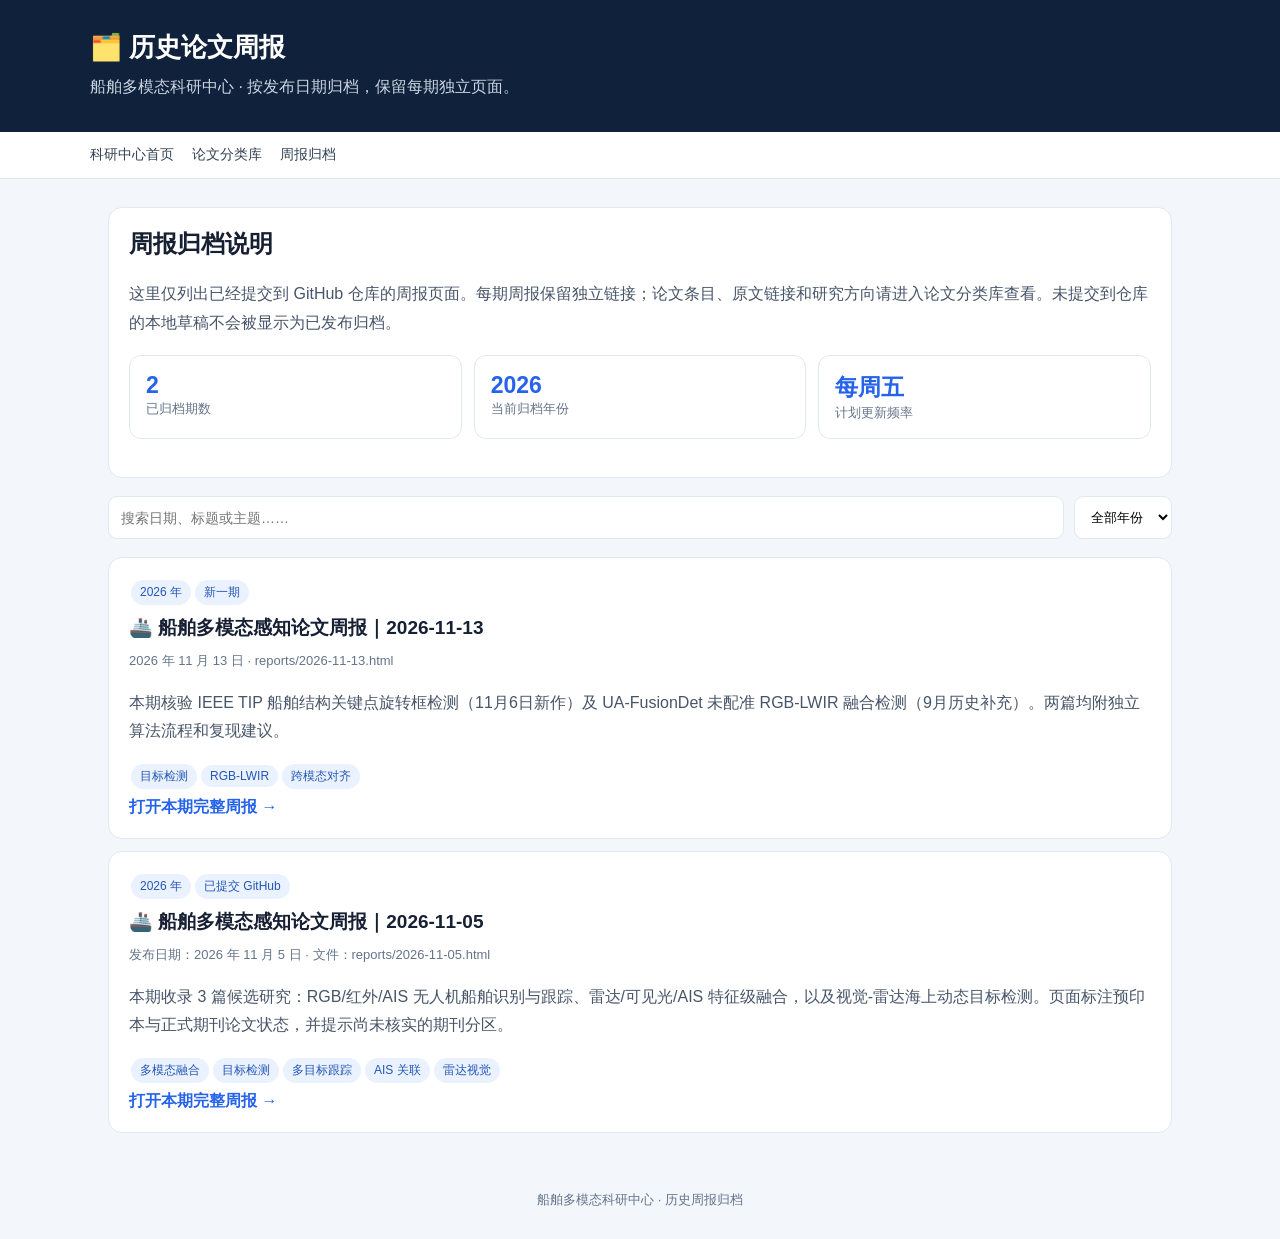
<file: reports/index.html>
<!DOCTYPE html>
<html lang="zh-CN">
<head>
<meta charset="UTF-8">
<meta name="viewport" content="width=device-width, initial-scale=1">
<meta name="description" content="船舶多模态科研中心每周论文周报历史归档。">
<title>历史周报归档｜船舶多模态科研中心</title>
<style>
:root{--bg:#f3f6fb;--card:#fff;--text:#172033;--muted:#64748b;--line:#e2e8f0;--blue:#2563eb;--navy:#10213c}
*{box-sizing:border-box}body{margin:0;background:var(--bg);color:var(--text);font-family:"Microsoft YaHei",Arial,sans-serif}
header{background:var(--navy);color:#fff;padding:30px max(5%,calc((100% - 1100px)/2))}
header h1{margin:0 0 8px;font-size:26px}header p{margin:0;color:#cbd5e1;line-height:1.8}
nav{background:#fff;border-bottom:1px solid var(--line);padding:14px max(5%,calc((100% - 1100px)/2));display:flex;gap:18px;flex-wrap:wrap}
a{color:var(--blue);text-decoration:none}a:hover{text-decoration:underline}nav a{color:#334155;font-size:14px}
main{max-width:1100px;margin:28px auto;padding:0 18px}.panel,.report{background:var(--card);border:1px solid var(--line);border-radius:14px;padding:20px}
.summary{display:grid;grid-template-columns:repeat(3,1fr);gap:12px;margin:18px 0}.stat{background:#fff;border:1px solid var(--line);border-radius:12px;padding:16px}.stat strong{display:block;color:var(--blue);font-size:23px}.stat span{font-size:13px;color:var(--muted)}
.tools{display:flex;gap:10px;flex-wrap:wrap;margin:18px 0}.tools input{flex:1;min-width:220px;padding:12px;border:1px solid var(--line);border-radius:9px;font-size:14px}.tools select{padding:12px;border:1px solid var(--line);border-radius:9px;background:#fff}
.report{margin:12px 0}.report h2{font-size:19px;margin:8px 0}.meta{font-size:13px;color:var(--muted);line-height:1.8}.tag{display:inline-block;padding:4px 9px;border-radius:20px;background:#eaf1ff;color:#2457b5;font-size:12px;margin:2px}.report p{line-height:1.8;color:#475569}.report a.primary{display:inline-block;margin-top:6px;font-weight:700}
.empty{display:none;padding:25px;text-align:center;color:var(--muted);border:1px dashed #cbd5e1;border-radius:12px;background:#fff}
footer{text-align:center;color:var(--muted);font-size:13px;padding:30px}
@media(max-width:650px){.summary{grid-template-columns:1fr}header h1{font-size:22px}}
</style>
</head>
<body>
<header><h1>🗂️ 历史论文周报</h1><p>船舶多模态科研中心 · 按发布日期归档，保留每期独立页面。</p></header>
<nav>
<a href="../index.html">科研中心首页</a>
<a href="../papers/index.html">论文分类库</a>
<a href="#archive">周报归档</a>
</nav>
<main id="archive">
<section class="panel">
<h2 style="margin-top:0">周报归档说明</h2>
<p style="line-height:1.8;color:#475569">这里仅列出已经提交到 GitHub 仓库的周报页面。每期周报保留独立链接；论文条目、原文链接和研究方向请进入论文分类库查看。未提交到仓库的本地草稿不会被显示为已发布归档。</p>
<div class="summary">
<div class="stat"><strong id="issueCount">2</strong><span>已归档期数</span></div>
<div class="stat"><strong>2026</strong><span>当前归档年份</span></div>
<div class="stat"><strong>每周五</strong><span>计划更新频率</span></div>
</div>
</section>
<div class="tools">
<input id="search" type="search" placeholder="搜索日期、标题或主题……" aria-label="搜索周报">
<select id="year" aria-label="按年份筛选"><option value="all">全部年份</option><option value="2026">2026</option></select>
</div>
<section id="reports">
<article class="report" data-year="2026" data-search="2026-11-13 船舶多模态感知论文周报 关键点 检测 RGB LWIR 红外可见光 未配准"><span class="tag">2026 年</span><span class="tag">新一期</span><h2>🚢 船舶多模态感知论文周报｜2026-11-13</h2><div class="meta">2026 年 11 月 13 日 · reports/2026-11-13.html</div><p>本期核验 IEEE TIP 船舶结构关键点旋转框检测（11月6日新作）及 UA-FusionDet 未配准 RGB-LWIR 融合检测（9月历史补充）。两篇均附独立算法流程和复现建议。</p><span class="tag">目标检测</span><span class="tag">RGB-LWIR</span><span class="tag">跨模态对齐</span><br><a class="primary" href="2026-11-13.html">打开本期完整周报 →</a></article>
<article class="report" data-year="2026" data-search="2026-11-05 船舶多模态感知论文周报 RGB 红外 AIS 雷达 目标检测 多目标跟踪">
<span class="tag">2026 年</span><span class="tag">已提交 GitHub</span>
<h2>🚢 船舶多模态感知论文周报｜2026-11-05</h2>
<div class="meta">发布日期：2026 年 11 月 5 日 · 文件：reports/2026-11-05.html</div>
<p>本期收录 3 篇候选研究：RGB/红外/AIS 无人机船舶识别与跟踪、雷达/可见光/AIS 特征级融合，以及视觉-雷达海上动态目标检测。页面标注预印本与正式期刊论文状态，并提示尚未核实的期刊分区。</p>
<span class="tag">多模态融合</span><span class="tag">目标检测</span><span class="tag">多目标跟踪</span><span class="tag">AIS 关联</span><span class="tag">雷达视觉</span>
<br><a class="primary" href="2026-11-05.html">打开本期完整周报 →</a>
</article>
</section>
<div id="empty" class="empty">没有找到符合条件的周报。</div>
</main>
<footer>船舶多模态科研中心 · 历史周报归档</footer>
<script>
const input=document.getElementById('search'),year=document.getElementById('year'),cards=[...document.querySelectorAll('.report')],empty=document.getElementById('empty');
function filter(){const q=input.value.trim().toLowerCase(),y=year.value;let n=0;cards.forEach(c=>{const ok=(y==='all'||c.dataset.year===y)&&c.dataset.search.toLowerCase().includes(q);c.style.display=ok?'block':'none';if(ok)n++});empty.style.display=n?'none':'block'}
input.addEventListener('input',filter);year.addEventListener('change',filter);
</script>
</body></html>
</file>
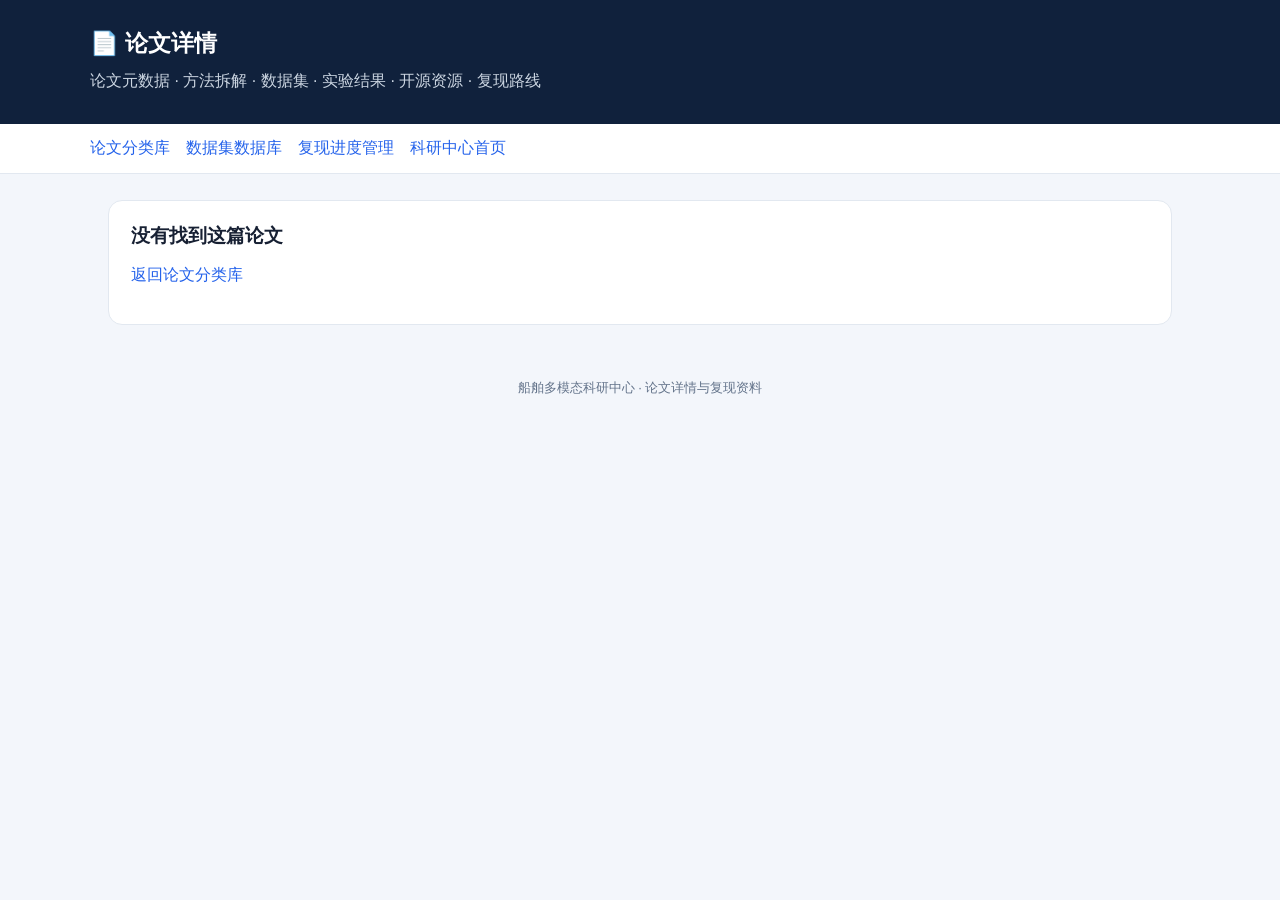
<file: papers/detail.html>
<!DOCTYPE html>
<html lang="zh-CN"><head><meta charset="UTF-8"><meta name="viewport" content="width=device-width,initial-scale=1">
<meta name="description" content="船舶多模态科研中心论文详情页：方法、数据集、指标、代码与复现路线。">
<title>论文详情｜船舶多模态科研中心</title>
<style>
:root{--bg:#f3f6fb;--card:#fff;--text:#172033;--muted:#64748b;--line:#e2e8f0;--blue:#2563eb;--navy:#10213c}
*{box-sizing:border-box}body{margin:0;background:var(--bg);color:var(--text);font-family:"Microsoft YaHei",Arial,sans-serif}
header{background:var(--navy);color:#fff;padding:28px max(5%,calc((100% - 1100px)/2))}header h1{font-size:23px;margin:0 0 8px}header p{color:#cbd5e1;margin:0;line-height:1.8}
nav{background:#fff;border-bottom:1px solid var(--line);padding:14px max(5%,calc((100% - 1100px)/2));display:flex;gap:16px;flex-wrap:wrap}nav a,a{color:var(--blue);text-decoration:none}
main{max-width:1100px;margin:26px auto;padding:0 18px}.card{background:#fff;border:1px solid var(--line);border-radius:14px;padding:22px;margin-bottom:16px}
h2{font-size:19px;margin:0 0 12px}h3{font-size:15px;margin:18px 0 7px}.meta,.body{line-height:1.85;color:#475569}.meta{font-size:13px}.body{font-size:14px}
.tag{display:inline-block;background:#eaf1ff;color:#2457b5;border-radius:18px;padding:5px 10px;font-size:12px;margin:2px}.status{display:inline-block;background:#eef2f7;color:#475569;border-radius:18px;padding:5px 10px;font-size:12px;margin:2px}
.grid{display:grid;grid-template-columns:repeat(4,1fr);gap:9px}.metric{background:#f8fafc;border:1px solid var(--line);border-radius:10px;padding:12px}.metric strong{display:block;color:#1d4ed8;font-size:18px}.metric span{font-size:12px;color:var(--muted)}
ul,ol{padding-left:22px;line-height:1.9;color:#475569;font-size:14px}.callout{background:#fff7e6;border-left:4px solid #d99a00;padding:12px 14px;line-height:1.8;font-size:13px;color:#704d00}
.actions{display:flex;gap:10px;flex-wrap:wrap;margin-top:14px}.actions a{border:1px solid var(--line);border-radius:9px;background:#fff;padding:10px 13px;font-size:13px;font-weight:700}.muted{color:var(--muted);font-size:13px}
footer{text-align:center;color:var(--muted);padding:28px;font-size:13px}
@media(max-width:760px){.grid{grid-template-columns:repeat(2,1fr)}.card{padding:16px}header h1{font-size:20px}}
</style></head><body>
<header><h1>📄 论文详情</h1><p>论文元数据 · 方法拆解 · 数据集 · 实验结果 · 开源资源 · 复现路线</p></header>
<nav><a href="index.html">论文分类库</a><a href="../datasets/index.html">数据集数据库</a><a href="../progress/index.html">复现进度管理</a><a href="../index.html">科研中心首页</a></nav>
<main id="detail"><section class="card">正在载入论文详情……</section></main>
<footer>船舶多模态科研中心 · 论文详情与复现资料</footer>
<script>
const DB={"p-tip-landmarks":{"id":"p-tip-landmarks","title":"Oriented Ship Detection via Key Structural Landmarks in Optical Remote Sensing Image","authors":"Youmei Zhang, Yang Yu, Bin Li, Zhiheng Li, Mingxin Zhang, Runmin Cong, Wei Zhang","venue":"IEEE Transactions on Image Processing, ahead of print","date":"2026-11-06","doi":"10.1109/TIP.2026.3748963","status":"IEEE TIP 在线优先发表 · 同行评审","modalities":["光学遥感"],"tasks":["旋转框船舶检测","结构关键点","实例分割"],"paperUrl":"https://doi.org/10.1109/TIP.2026.3748963","sourceUrl":"https://vsislab.github.io/OSD-KS/","codeUrl":null,"datasetUrl":null,"datasetId":"hrsc2016","summary":"针对传统 HBB/OBB 船舶检测的背景冗余、角度周期不连续和长宽比敏感问题，提出九结构关键点船舶表示，并结合 SHPG-Transformer 与 SAM 构建检测-分割流程。","problem":"复杂遥感场景中 HBB 含入过多背景，OBB 又受角度周期和细长目标几何敏感性影响，需要更明确的船舶结构先验。","methods":["HBB 检测器先粗定位船舶。","以船首、船尾和上层建筑等九个结构关键点表达船舶几何。","SHPG-Transformer 建模全局船体与局部结构部件关系。","结合 SAM 完成细粒度实例分割。"],"dataset":"主要使用 HRSC2016 与 ShipRSImageNet；论文还在 ISDSD、FGSCR、FGSD2021 上进行分割评估。","metrics":[["SOTA","检测","HRSC2016 / ShipRSImageNet"],["9","结构关键点","船舶几何先验"]],"caveats":["这是一篇光学遥感单模态船舶检测论文，不是多传感器融合。","当前未核实可公开直连 PDF，因此站内阅读时可使用个人 PDF 上传功能。","具体 mAP 与关键点标注细节应以正式全文为准。"],"codeStatus":"项目页已核实；公开代码状态尚未核实","datasetStatus":"HRSC2016 / ShipRSImageNet 为公开研究基准，本文扩展关键点标注细节需核实","reproduce":["核对九关键点定义与标注协议。","复现 HBB 粗定位与 SHPG-Transformer 关键点回归。","接入 OBB 与 SAM 分割流程。","分别报告检测、关键点与实例分割指标。"]},
"p-ua-fusiondet":{"id":"p-ua-fusiondet","title":"UA-FusionDet: Unregistered-Aware Infrared-Visible Fusion with Cross-Modal Feature Alignment for Maritime Ship Perception","authors":"Runbang Liu, Zhiyu Zhu, Huilin Ge, Jing Wang, Yongdong Shu, Qingshan Ji","venue":"Journal of Marine Science and Engineering, 2026, 14(17), 1611","date":"2026-09-01","doi":"10.3390/jmse14171611","status":"正式期刊论文 · Open Access","modalities":["RGB 可见光","LWIR 红外"],"tasks":["未配准跨模态对齐","红外-可见光融合","船舶目标检测"],"paperUrl":"https://doi.org/10.3390/jmse14171611","sourceUrl":"https://www.mdpi.com/2077-1312/14/17/1611","codeUrl":null,"datasetUrl":null,"datasetId":"ua-fusiondet","summary":"面向实际海事 RGB-LWIR 图像未严格配准的问题，提出 UA-FusionDet，通过跨模态可变形特征对齐、海面显著性约束和小波引导互补融合，在不需要配准真值或融合图像真值的情况下进行船舶检测。","problem":"可见光与 LWIR 传感器存在视角、安装位置和采集时刻差异，直接融合会产生重影、边界模糊和错误特征对应；海天背景又缺乏稳定纹理。","methods":["双分支编码器提取可见光与红外特征。","CMDA 预测局部可变形偏移，将可见光特征对齐到红外参考坐标。","海面显著性约束抑制水面和天空弱纹理区域的不可靠偏移。","WGCF 使用 db2 小波分解进行低/高频互补融合。","融合特征同时进入重建辅助分支和船舶检测头。"],"dataset":"主数据集包含 3132 对未配准可见光-LWIR 海事图像，2506 训练、626 测试；全部为白天样本。另有 449 对小规模已配准数据用于受控扰动鲁棒性评估。","metrics":[["0.904","Precision","未配准测试集"],["0.866","Recall","未配准测试集"],["0.912","mAP50","未配准测试集"],["0.566","mAP50-95","未配准测试集"],["52.6 FPS","速度","RTX 4090"]],"caveats":["主数据集全部为白天，不能据此证明夜间能力。","大规模数据集需向作者申请，公开下载状态未核实。","方法针对轻到中度空间错位；严重视角变化、时间差和缺失目标仍是局限。"],"codeStatus":"公开代码状态未核实","datasetStatus":"3132 对未配准数据；公开下载入口未核实","reproduce":["获取或构造粗配准 RGB-LWIR 海事数据。","复现 CMDA 可变形对齐和海面显著性约束。","复现 db2 小波 WGCF 与 YOLOX 检测配置。","报告 Precision、Recall、mAP50、mAP50-95、FPS，并做错位幅度鲁棒性实验。"]},
"deepsorvf":{"id":"deepsorvf","title":"Asynchronous Trajectory Matching-Based Multimodal Maritime Data Fusion for Vessel Traffic Surveillance in Inland Waterways","authors":"Yu Guo, Ryan Wen Liu, Jingxiang Qu, Yuxu Lu, Fenghua Zhu, Yisheng Lv","venue":"IEEE Transactions on Intelligent Transportation Systems, 24(11), 12779–12792","date":"2023","doi":"10.1109/TITS.2023.3285415","status":"正式发表 · 同行评审","modalities":["AIS","可见光视频","轨迹时序"],"tasks":["多模态数据融合","异步轨迹关联","多目标跟踪","遮挡鲁棒跟踪"],"paperUrl":"https://doi.org/10.1109/TITS.2023.3285415","sourceUrl":"https://gy65896.github.io/projects/TITS2023_DeepSORVF/index.html","codeUrl":"https://github.com/gy65896/DeepSORVF","datasetUrl":"https://github.com/gy65896/FVessel","datasetId":"fves","summary":"从 AIS 与视频分别提取船舶轨迹，再以异步轨迹匹配融合身份与视觉目标；结合 AIS 和视频运动特征设计先验知识驱动的抗遮挡跟踪方法。","problem":"AIS 与视频存在空间坐标差异、消息异步、漏报和随机异常值；仅按某一时刻的位置匹配容易在延迟、缺失和遮挡条件下发生身份错配。","methods":["从 AIS 消息和视频检测结果分别构建船舶时序轨迹。","利用异步轨迹匹配完成 AIS 船舶身份与视觉目标的关联。","将 AIS 航行运动先验与视频运动特征结合，改善船舶交汇、遮挡时的轨迹连续性。","以检测、跟踪和数据融合联合实验验证方法。"],"dataset":"FVessel：长江武汉段采集的 26 段视频及对应 AIS；V1.0 页面列出 26 组融合数据和 7,625 张检测图像。视频覆盖桥区、岸边、晴天、阴天和低照度；MMSI 已匿名化。V2.0 增补数据需按项目说明联系作者申请。","metrics":[["26 段","视频","FVessel V1.0"],["7,625 张","图像","检测图像"],["0.2562 s","平均处理时间","每秒数据处理耗时"],["4 项","融合/跟踪指标","MOFA、IDP、IDR、IDF1"]],"caveats":["该工作主要面向内河 CCTV + AIS，不包含雷达、LWIR 或毫米波雷达输入。","复现时要先确认视频帧率、AIS 时间戳、相机标定和坐标转换；不要只做单帧最近邻匹配。","项目页面给出环境依赖与权重下载指引；运行前需核对权重文件和数据版本。"],"codeStatus":"已找到作者公开代码仓库","datasetStatus":"FVessel V1.0 公开；V2.0 部分数据按作者说明申请","reproduce":["下载 DeepSORVF 代码并按 README 建立 Python 3.7、PyTorch 1.13.1、CUDA 11.7 环境。","获取 FVessel V1.0 与所需模型权重，核对视频、AIS CSV、标注文件结构。","先跑通检测与 DeepSORT 轨迹提取，再运行异步轨迹融合。","分别复现 MOFA、IDP、IDR、IDF1，并检查遮挡前后轨迹身份是否连续。"]},"naveye":{"id":"naveye","title":"NavEYE: Vision-Centered Multi-Sensor Fusion-Based Situational Awareness System for Intelligent Surface Vehicles","authors":"Ryan Wen Liu, Junxiong Liang, Haoyu Wang, Mengwei Bao","venue":"Ocean Engineering, Volume 363, Part 4, Article 126781","date":"2026-08-15","doi":"10.1016/j.oceaneng.2026.126781","status":"正式发表 · 同行评审（上传 PDF 为 arXiv 版本）","modalities":["AIS","航海雷达","RGB 可见光","GNSS","陀螺罗经"],"tasks":["AIS-雷达关联","轨迹融合","视觉-AIS-雷达关联","船载态势感知"],"paperUrl":"https://doi.org/10.1016/j.oceaneng.2026.126781","sourceUrl":"https://www.sciencedirect.com/science/article/pii/S0029801826026156","codeUrl":null,"datasetUrl":null,"datasetId":"mapfusion","summary":"构建面向智能船舶的视觉中心多传感器态势感知系统。先进行 AIS-雷达关联与融合，再把视觉检测目标与地理空间轨迹关联，形成目标外观、身份、距离和运动状态信息。","problem":"AIS 更新率低、雷达测量误差随距离变化，传感器缺测时轨迹容易跳变；视觉目标与地理坐标目标之间存在表征差异，密集目标时单一方位约束容易错配。","methods":["MCGA：联合位置、航速 SOG、航向 COG 等约束，对 AIS 与雷达目标进行门控关联。","DAWF：按目标距离自适应调整 AIS 与雷达观测权重。","TDSF：在 AIS 或雷达缺失时，以历史融合轨迹为先验，按时效衰减平滑拼接单源观测。","VARF：联合归一化方位和距离约束，将视觉目标与 AIS-雷达融合轨迹关联。","NavEYE：将 AIS、雷达、RGB、GNSS 和陀螺罗经接入船载态势感知系统。"],"dataset":"MAPFusion：真实船载同步数据，包含视频、AIS、雷达、GNSS 和陀螺罗经；135 分钟、8,100 帧（1 FPS）、3,402 条 AIS 轨迹、2,206 条雷达轨迹；1,783 张图像带标注，含 75,781 组 AIS-雷达关联对和 5,541 组视觉-AIS-雷达关联对。公开下载地址本次未核实。","metrics":[["MCGA F1","0.8139","全场景；Precision 83.26%"],["DAWF 位置 RMSE","69.59","论文表中位置误差口径"],["ShipYOLO11n mAP50","94.01%","mAP50:95 为 62.97%；77.19 FPS"],["VARF 关联准确率","83.07%","坐标投影 34.49%；仅方位 32.25%"]],"caveats":["用户上传文件是 arXiv:2607.03915 版本；已核实其后发表于 Ocean Engineering，引用时应优先使用期刊 DOI。","MAPFusion 是论文构建的真实船载数据集，但目前未确认公开下载入口；不能把论文中使用的数据视为可直接下载。","复现需要船载雷达、相机、AIS、GNSS 和陀螺罗经时间同步及坐标标定，工程门槛高于单纯公开图像检测。"],"codeStatus":"尚未找到可核验的作者公开代码仓库","datasetStatus":"论文介绍 MAPFusion；公开下载入口未核实","reproduce":["精读 MCGA、DAWF、TDSF、VARF 的输入、代价函数和阈值定义。","先用可获得的 AIS-雷达轨迹实现 MCGA、DAWF 和 TDSF 单元测试。","建立统一的时间戳、船体坐标、地理坐标和相机方位角转换流程。","实现视觉检测与 VARF 关联，分别报告 Precision、Recall、F1、DTW、RMSE、mAP 和关联准确率。"]},"lidarais":{"id":"lidarais","title":"Fusion of LiDAR and AIS Data for Improved Maritime Object Detection","authors":"Juraj Obradović, Dorian Možnik, Nikola Mišković","venue":"Control Engineering Practice, Volume 175, Article 107100","date":"2026-06-27（Available online）","doi":"10.1016/j.conengprac.2026.107100","status":"正式发表 · 同行评审","modalities":["3D LiDAR","AIS","相机（采集平台）","IMU","GNSS"],"tasks":["船舶目标检测","BEV 感知","AIS-LiDAR 轨迹匹配","海事目标召回提升"],"paperUrl":"https://doi.org/10.1016/j.conengprac.2026.107100","sourceUrl":"https://www.sciencedirect.com/science/article/pii/S0967066126003436","codeUrl":null,"datasetUrl":"https://doi.org/10.5281/zenodo.20345163","datasetId":"lidar-marina","summary":"将 3D LiDAR 点云投影为 BEV 图像，用 YOLO11 OBB 检测船舶，并结合确定性聚类补充孤立漂浮物和沿岸锚泊船舶检测；随后通过 Kalman 滤波和路径匹配融合 AIS。","problem":"密集码头环境中船舶相互遮挡、锚泊船舶不一定发送 AIS，单纯神经网络检测召回率不足；海事环境还存在大量训练集中未覆盖的浮动物和岸边结构。","methods":["将 Ouster OS1-128 3D 点云按 X/Y 投影为 BEV 表示，并将高度信息编码到像素。","使用 YOLO11 OBB 检测船舶，再以欧氏聚类和几何规则检测孤立漂浮物、沿岸锚泊物。","通过可视线/遮挡约束筛除不可导航目标。","分别跟踪 LiDAR 目标和 AIS 轨迹，使用路径匹配建立身份对应；AIS 与 LiDAR 测量可再由 Kalman 滤波估计。"],"dataset":"作者自建密集 marina 数据：3,600 帧 LiDAR（1 FPS）、50,000+ 船舶标注、14 类；划分为 2,000 train、600 validation、600 test，另剔除 400 帧以降低连续帧重叠。论文公开的 Zenodo 子集为 600 帧测试数据；完整训练数据在论文中注明未来提供。","metrics":[["Recall","63.8% → 82.4%","神经网络单独检测 vs 混合检测"],["Precision","96.5%","神经网络检测结果"],["AIS 匹配 Precision","97.0% / 92.8%","AIS 位置噪声 1 m / 2 m"],["运行速度","约 3.3 Hz","NVIDIA Quadro T1000 Mobile GPU"]],"caveats":["公开 Zenodo 资源是 600 帧测试子集；论文所述完整训练数据并未在该文中确认公开。","AIS 数据因 marina 中锚泊船舶真实广播不足而由 LiDAR 标注模拟，复现时要区分模拟 AIS 与真实 AIS 实验。","论文聚焦近岸密集 marina 场景；作者指出高速、开阔海域还需要更长量程雷达或视觉等传感器补充。","未找到可核验的作者代码仓库。"],"codeStatus":"未找到可核验的作者公开代码仓库","datasetStatus":"Zenodo 公开 600 帧测试子集；完整训练数据未确认公开","reproduce":["下载 Zenodo 测试子集，检查 PCD/BEV 数据与 OBB 标注格式。","复现点云 BEV 投影和 YOLO11 OBB 基线。","加入欧氏聚类、浮动物/岸边目标几何筛选和可视线判断。","按 AIS 位置噪声 1/2/5/10 m 复现轨迹匹配精度，并记录 CPU/GPU 推理速度。"]},"attentionoffsetnet":{"id":"attentionoffsetnet","title":"Attention OffsetNet: Translation-Free Transfer Learning for Optical–SAR Registration With Full-Scene Subpixel Refinement","authors":"Jin-Woo Yu, Hyung-Sup Jung","venue":"IEEE Journal of Selected Topics in Applied Earth Observations and Remote Sensing, Volume 19, pp. 31663–31679","date":"2026","doi":"10.1109/JSTARS.2026.3731425","status":"正式发表 · 同行评审 · 跨领域可迁移方法","modalities":["卫星光学 RGB","卫星 SAR（X 波段）"],"tasks":["跨模态图像配准","迁移学习","注意力机制","RANSAC 全景精化"],"paperUrl":"https://doi.org/10.1109/JSTARS.2026.3731425","sourceUrl":"https://pure.uos.ac.kr/en/publications/attention-offsetnet-translation-free-transfer-learning-for-optica/","codeUrl":null,"datasetUrl":null,"datasetId":"kompsat-sar","summary":"先在光学-光学图像对上预训练，再迁移到光学-SAR 配准任务；以 Siamese 特征编码、CBAM 注意力和局部偏移回归直接学习跨模态几何对应，不经过图像翻译生成。","problem":"光学与 SAR 的成像几何、辐射特性不同，SAR 存在斑点噪声、叠掩和阴影，传统特征匹配容易失效；精确的跨时相像素级配准标签难以获取。","methods":["构建光学-光学与光学-SAR 图像块对，通过仿射变换模拟偏移并生成监督标签。","使用共享 Siamese 特征编码器，先学习光学-光学几何特征，再微调光学-SAR。","在特征拼接后加入 CBAM 通道与空间注意力，回归 4×4 局部偏移图。","将图像块偏移通过 RANSAC 筛选并聚合，完成全景配准精化。"],"dataset":"KOMPSAT-3A Level-1G 光学影像 11 景（2016–2018）与 TerraSAR-X SAR 影像 2 景（2015、2018）；构建 9,664 组光学-光学训练对和 3,600 组测试对，以及 7,825 组光学-SAR 训练对和 3,509 组测试对。未确认论文配套数据集公开下载入口。","metrics":[["Patch RMSE X","8.87 px","光学-SAR 微调结果"],["Patch RMSE Y","7.99 px","光学-SAR 微调结果"],["Patch total RMSE","11.92 px","不是亚像素网络输出"],["Scene residual","约 0.8 / 0.2 px","RANSAC 全景阶段 X / Y"]],"caveats":["这里的 SAR 是卫星合成孔径雷达，不是船载航海雷达或 77 GHz 毫米波雷达；不能把两者当作同一种传感器。","该论文不研究船舶检测，适合借鉴跨模态几何配准、迁移学习和 RANSAC 思路。","Patch 级 RMSE 不是亚像素精度；约 0.8 / 0.2 像素的残差来自全景 RANSAC 聚合阶段。","未找到可核验的作者公开代码仓库或配套数据下载入口。"],"codeStatus":"未找到可核验的作者公开代码仓库","datasetStatus":"论文使用卫星影像构建配准数据；公开下载入口未核实","reproduce":["先复现光学-光学仿射偏移预训练任务，确认 offset 回归和损失定义。","整理 KOMPSAT-3A / TerraSAR-X 预处理流程：正射校正、dB 变换、中值滤波和分辨率统一。","迁移到光学-SAR 图像对，加入 CBAM 并完成消融。","分别报告 patch RMSE 与 RANSAC 全景残差，不能混用两种精度口径。"]},"p-amgt":{"id":"p-amgt","title":"Multi-Modal Graph Neural Network-Inspired Vessel Identification and Tracking for UAV-Based Maritime Surveillance","authors":"Chenjie Zhao, Jiangtian Nie, Jiawen Kang, Yuxu Lu, Ryan Wen Liu","venue":"arXiv preprint 2610.13220","date":"2026-10-09","doi":"10.48550/arXiv.2610.13220","status":"arXiv 预印本 · 尚非正式期刊论文","modalities":["RGB","红外","AIS","UAV 飞行数据"],"tasks":["多模态检测","多目标跟踪","跨模态身份关联"],"paperUrl":"https://doi.org/10.48550/arXiv.2610.13220","sourceUrl":"https://arxiv.org/abs/2610.13220","codeUrl":null,"datasetUrl":null,"datasetId":"map-m2uav50","summary":"AMGT 面向无人机海上监控，将 RGB/红外图像、AIS 与 UAV 飞行数据结合，处理恶劣成像、平台运动引起的空间错位以及视频目标与 AIS 身份的时空关联。","problem":"无人机运动导致图像坐标变化；RGB/红外图像可能存在配准误差；AIS 与视频目标存在时间和空间差异。","methods":["RGB 与红外透视变换对齐。","MAir-YOLOv8-OBB 旋转框船舶检测。","MAir-SORT 多目标跟踪。","MCU 坐标统一与时空图网络完成 AIS 身份关联。"],"dataset":"MAP-M2UAV50：约 12,000 张图像、50 段视频和约 70,000 条标注，涉及 RGB、红外、AIS 与飞行数据。作者称将公开；下载入口尚未核实。","metrics":[["97.81%","mAP50","检测"],["82.00%","mAP50:95","检测"],["83.78%","MOTA","8 段视频"],["91.76%","IDF1","8 段视频"]],"caveats":["UAV 视角，不等同于岸基/船载固定摄像机。","目前为 arXiv 预印本，不能当作正式二区期刊论文引用。","数据和代码公开状态尚未核实。"],"codeStatus":"作者称将公开；尚未核实可下载仓库","datasetStatus":"MAP-M2UAV50；公开下载入口未核实","reproduce":["核对数据集与训练划分。","复现 RGB/红外对齐和 MAir-YOLOv8-OBB。","复现 MAir-SORT 与 MCU。","实现时空图关联，分别报告检测、跟踪和身份指标。"]},"p-feature-ais":{"id":"p-feature-ais","title":"Vessel Detection and Tracking Based on Feature-Level Fusion and AIS Enhancement","authors":"Yue Lin, Zuo Meng, Yuan Kangyi, Feng Hui, Huang Wenbin, Song Pei","venue":"Chinese Journal of Ship Research, 2026","date":"2026-04-27","doi":"10.19693/j.issn.1673-3185.04841","status":"期刊在线发表 · Open Access","modalities":["航海雷达","可见光","AIS"],"tasks":["特征级融合检测","多目标跟踪","AIS-雷达关联"],"paperUrl":"https://doi.org/10.19693/j.issn.1673-3185.04841","sourceUrl":"https://english.ship-research.com/en/article/cstr/32390.14.j.issn.1673-3185.04841","codeUrl":null,"datasetUrl":null,"datasetId":null,"summary":"融合航海雷达、可见光与 AIS，提出 VFFRadar-Net 检测、Deformable Cross-Attention 特征交互和 AIS 增强 SORT 跟踪。","problem":"复杂水面环境中雷达小目标易漏检，跟踪量测缺失导致轨迹漂移。","methods":["VFFRadar-Net 融合可见光特征增强雷达检测。","Deformable Cross-Attention 跨模态交互对齐。","Scale-Adaptive Loss 缓解小目标定位偏差。","AF-SORT / AE-SORT 融合多特征轨迹与 AIS；摘要缩写存在不一致，复现前应以 PDF 正文核对。"],"dataset":"论文介绍多源数据实验；公开摘要未提供可直接下载数据集地址。","metrics":[["91.9%","平均检测精度","船舶目标"],["85.2%","MOTA","跟踪"],["76.2%","IDF1","身份跟踪"],["3 类","传感器","雷达/视觉/AIS"]],"caveats":["期刊官网已核对题名、作者和摘要指标。","尚未核实可直连 PDF 地址。","AF-SORT / AE-SORT 缩写应对照全文核对。"],"codeStatus":"未找到可核验作者代码","datasetStatus":"未确认公开数据集下载","reproduce":["核对 VFFRadar-Net 和跟踪模块正文。","复现雷达-视觉标定与特征融合检测。","实现 AIS-雷达多特征关联。","报告 Precision、MOTA、IDF1。"]},"p-vision-radar":{"id":"p-vision-radar","title":"Dynamic Object Detection in Maritime Navigation Scenarios Based on Vision–Radar Fusion","authors":"Qianqian Chen, Changshi Xiao, Bowei Li","venue":"Sensors, 2026, 26(11), 3508","date":"2026-06-02","doi":"10.3390/s26113508","status":"正式期刊论文 · Open Access","modalities":["毫米波雷达","可见光相机"],"tasks":["雷达-视觉标定","跨模态特征融合","动态目标检测"],"paperUrl":"https://doi.org/10.3390/s26113508","sourceUrl":"https://www.mdpi.com/1424-8220/26/11/3508","codeUrl":null,"datasetUrl":null,"datasetId":"mvrd","summary":"提出雷达-视觉协同标定、跨模态特征映射和改进 Faster R-CNN，处理海上遮挡、尺度变化、多目标和低能见度。","problem":"雷达和视觉成像机制不同，复杂海面场景会导致单传感器检测不稳定。","methods":["设计雷达-相机协同标定靶标并用单应性建立坐标映射。","构建视觉/雷达特征提取与映射。","改进 Faster R-CNN RPN 并使用多尺度训练。"],"dataset":"MVRD：3,848 张图像、3,848 帧雷达数据和 28,332 个目标标注；论文称可向通讯作者合理请求，未确认公开下载。","metrics":[["88.93%","Precision","晴天"],["76.86%","Precision","强眩光"],["74.47%","Precision","雾天"],["83.01%","Precision","密集目标"]],"caveats":["Sensors 页面标记 Open Access，可直接访问出版社 PDF。","论文未核实雷达频段，不擅自标为 77 GHz。","MVRD 需向作者请求，不等于公开下载。"],"codeStatus":"未找到可核验作者代码","datasetStatus":"MVRD；向通讯作者请求","reproduce":["核对雷达型号、频段和标定参数。","复现协同标定和单应性映射。","复现雷达特征图融合及 Faster R-CNN。","分场景报告 Precision。"]}};
const esc=s=>String(s??"").replace(/[&<>"']/g,c=>({"&":"&amp;","<":"&lt;",">":"&gt;",'"':"&quot;","'":"&#39;"}[c]));
const link=(url,label)=>url?'<a href="'+esc(url)+'" target="_blank" rel="noopener">'+esc(label)+' ↗</a>':'<span class="muted">未找到可核验的公开链接</span>';
const id=new URLSearchParams(location.search).get("id");
const p=DB[id];
if(!p){document.getElementById("detail").innerHTML='<section class="card"><h2>没有找到这篇论文</h2><p><a href="index.html">返回论文分类库</a></p></section>';}
else{
const tags=[...p.modalities,...p.tasks].map(x=>'<span class="tag">'+esc(x)+'</span>').join("");
const metrics=p.metrics.map(m=>'<div class="metric"><strong>'+esc(m[1])+'</strong><span>'+esc(m[0])+' · '+esc(m[2])+'</span></div>').join("");
document.title=p.title+"｜论文详情";
document.getElementById("detail").innerHTML=
'<section class="card"><span class="status">'+esc(p.status)+'</span><h2 style="font-size:22px;line-height:1.5;margin-top:12px">'+esc(p.title)+'</h2><p class="meta">作者：'+esc(p.authors)+'<br>来源：'+esc(p.venue)+'<br>年份 / 日期：'+esc(p.date)+'<br>DOI：<a href="pdf.html?id='+esc(p.id)+'">'+esc(p.doi)+'</a>'+'</p><div>'+tags+'</div><p class="body">'+esc(p.summary)+'</p><div class="actions">'+'<a href="pdf.html?id='+esc(p.id)+'">打开 PDF 阅读器</a>'+link(p.paperUrl,"期刊 DOI / 出版社页面")+(p.sourceUrl?link(p.sourceUrl,"作者或出版方页面"):"")+'</div></section>'+
'<section class="card"><h2>一、研究问题</h2><p class="body">'+esc(p.problem)+'</p><h3>二、方法与技术路线</h3><ol>'+p.methods.map(x=>'<li>'+esc(x)+'</li>').join("")+'</ol></section>'+
'<section class="card"><h2>三、数据集与实验结果</h2><p class="body">'+esc(p.dataset)+'</p><div class="grid">'+metrics+'</div><div class="callout" style="margin-top:14px">'+esc(p.datasetStatus)+'</div><p class="body" style="margin-top:12px"><a href="../datasets/index.html#'+esc(p.datasetId)+'">在数据集数据库中查看 →</a></p></section>'+
'<section class="card"><h2>四、开源代码与复现资源</h2><p class="body">代码状态：'+esc(p.codeStatus)+'</p><p class="body">代码仓库：'+(p.codeUrl?link(p.codeUrl,"作者公开代码仓库"):'<span class="muted">暂无已核验公开仓库；不以非官方同名项目替代。</span>')+'</p><p class="body">数据资源：'+(p.datasetUrl?link(p.datasetUrl,"数据集下载 / 仓库"):'<span class="muted">暂无已核验公开下载链接。</span>')+'</p><h3>建议复现步骤</h3><ol>'+p.reproduce.map(x=>'<li>'+esc(x)+'</li>').join("")+'</ol><div class="actions"><a href="../progress/index.html#'+esc(p.id)+'">打开这篇论文的复现进度卡 →</a></div></section>'+
'<section class="card"><h2>五、复现注意事项与研究价值</h2><ul>'+p.caveats.map(x=>'<li>'+esc(x)+'</li>').join("")+'</ul><div class="callout">说明：论文指标保留各自原文的任务、数据集与统计口径，不建议跨数据集直接比较。期刊分区未核实的，不在此页推断。</div></section>';
}
</script></body></html>
</file>
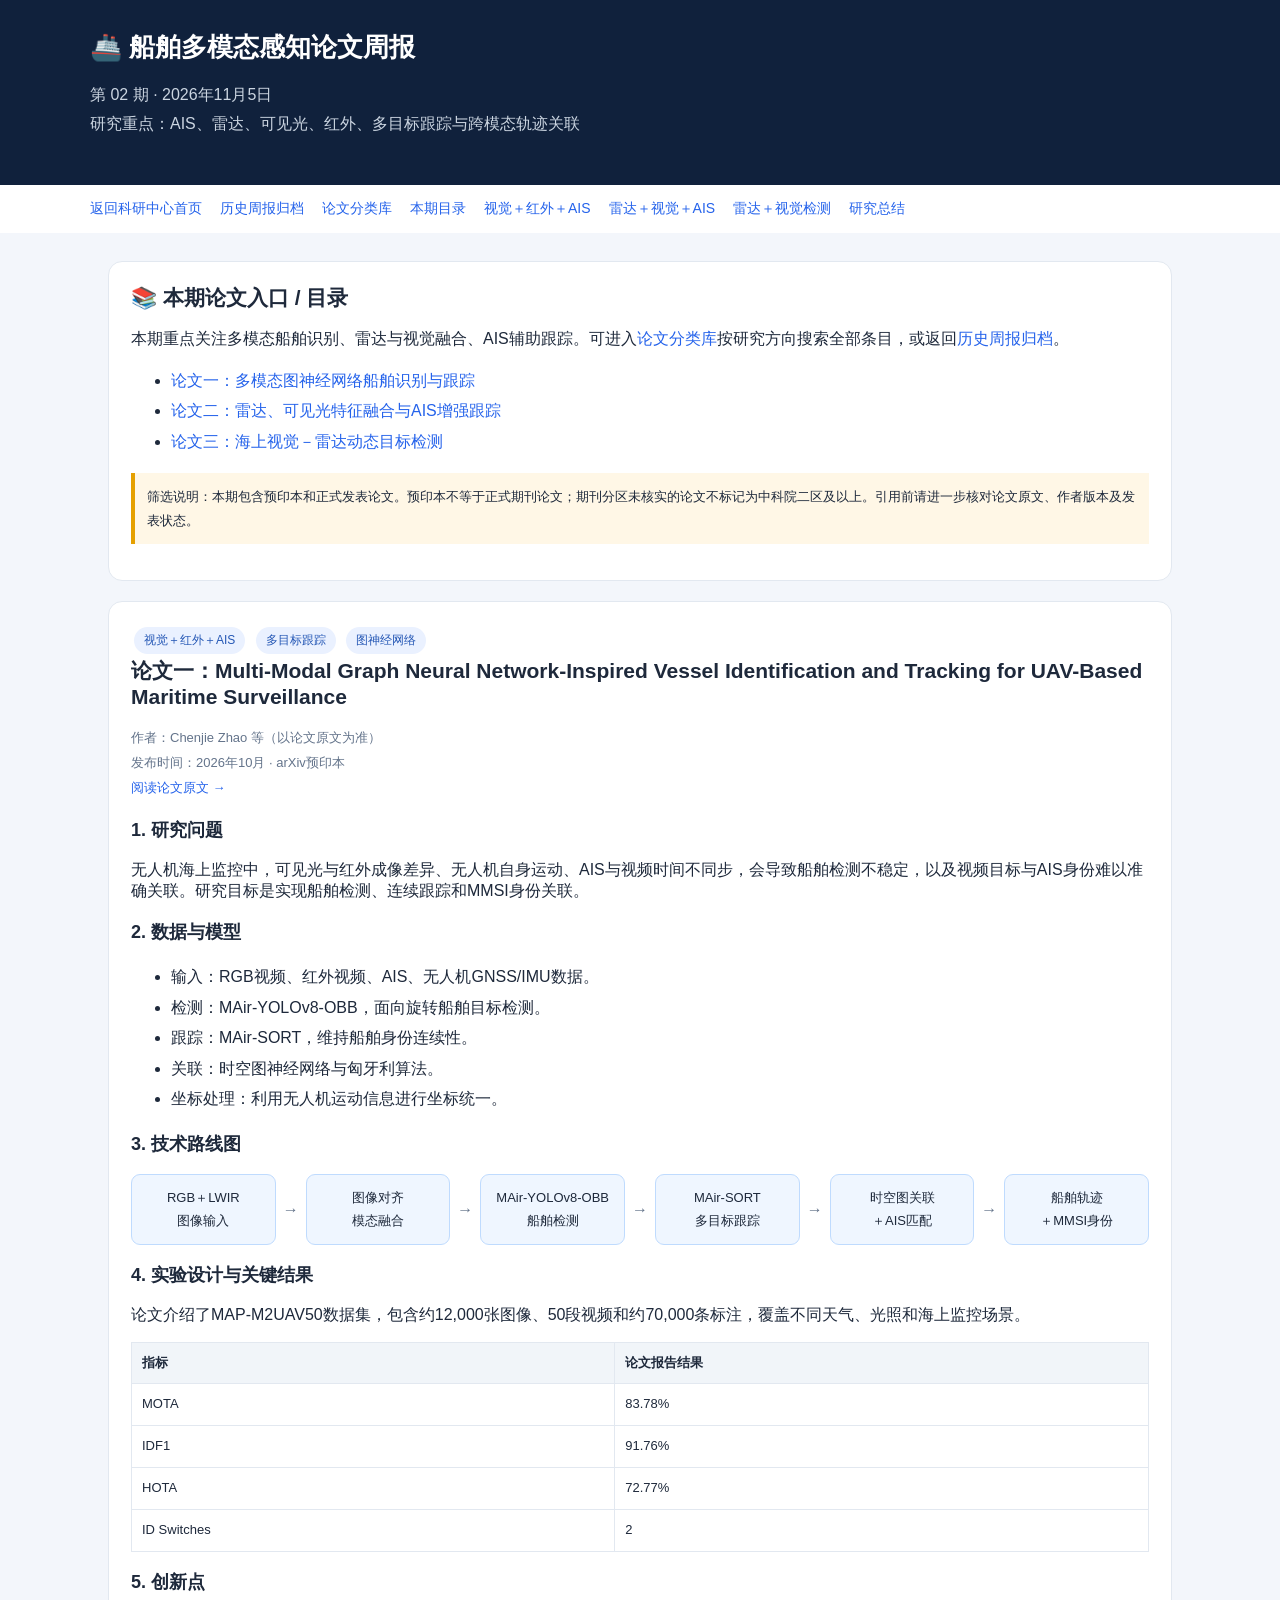
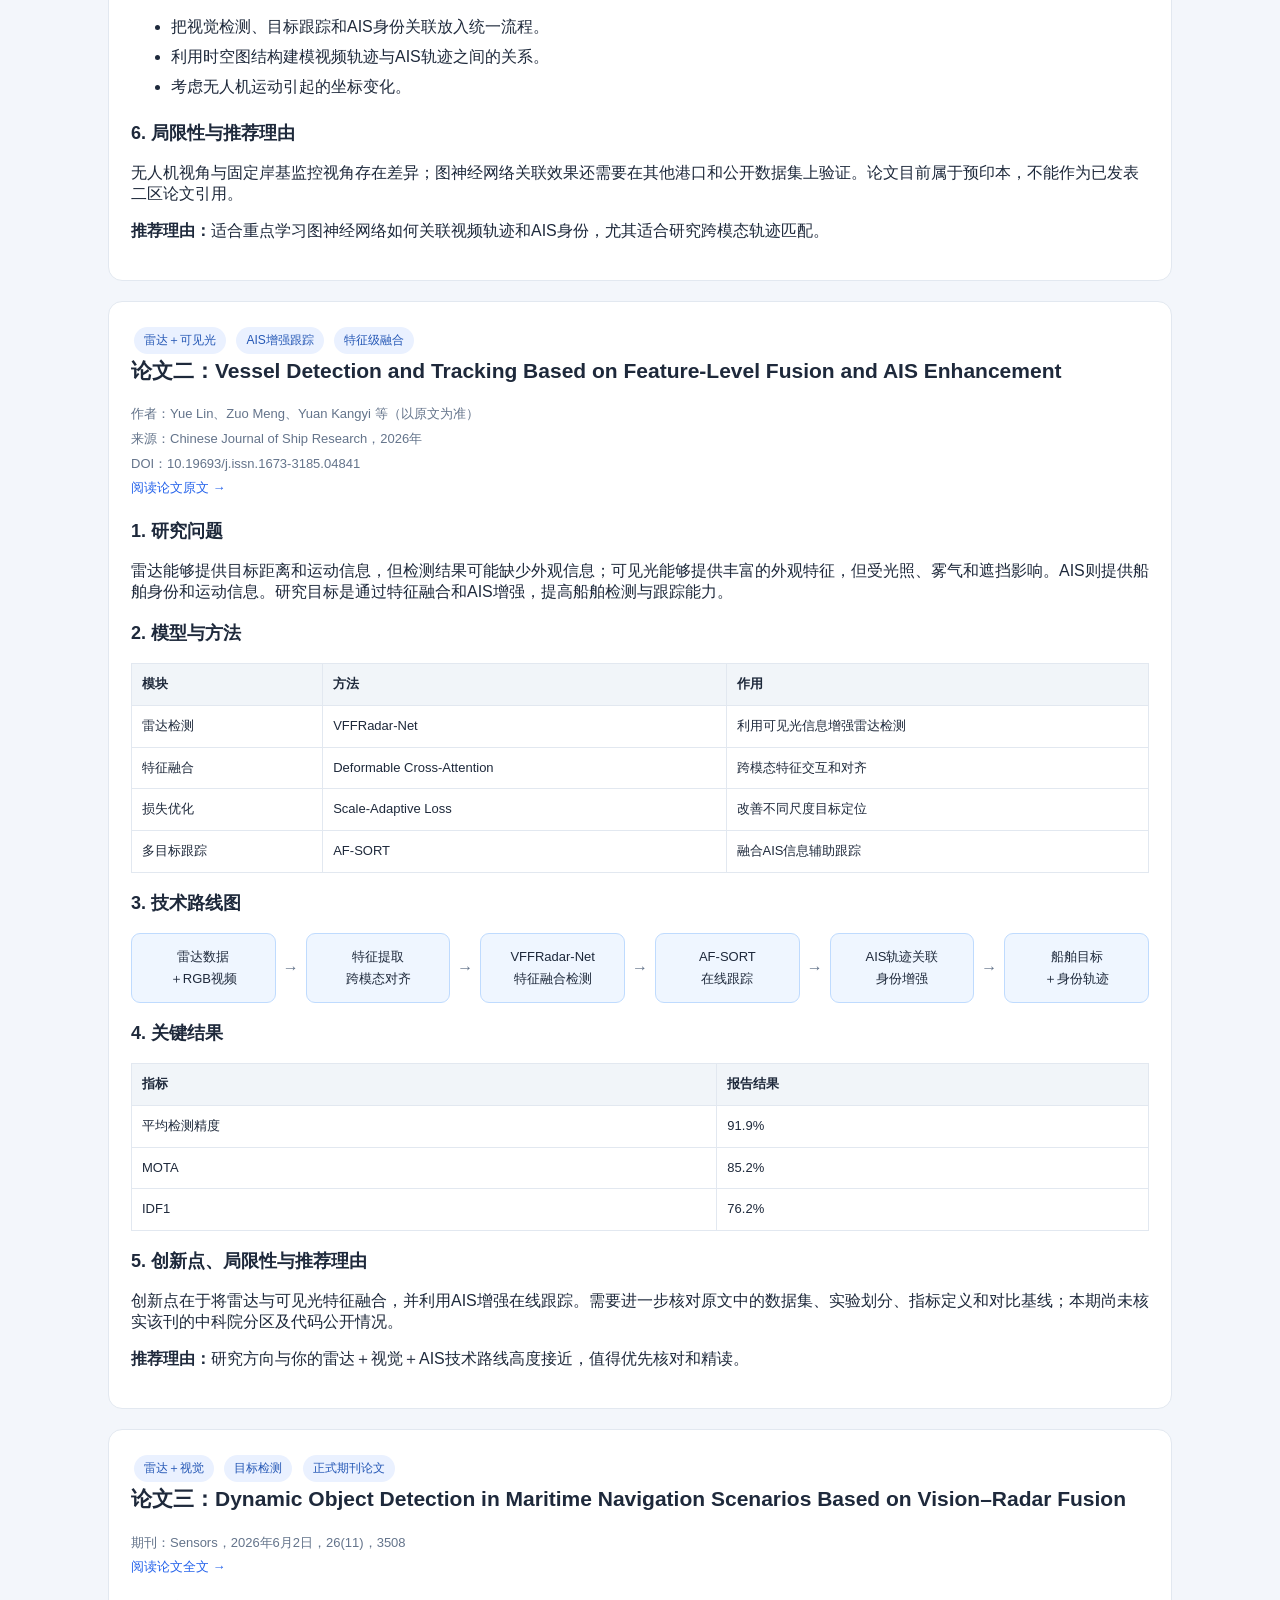
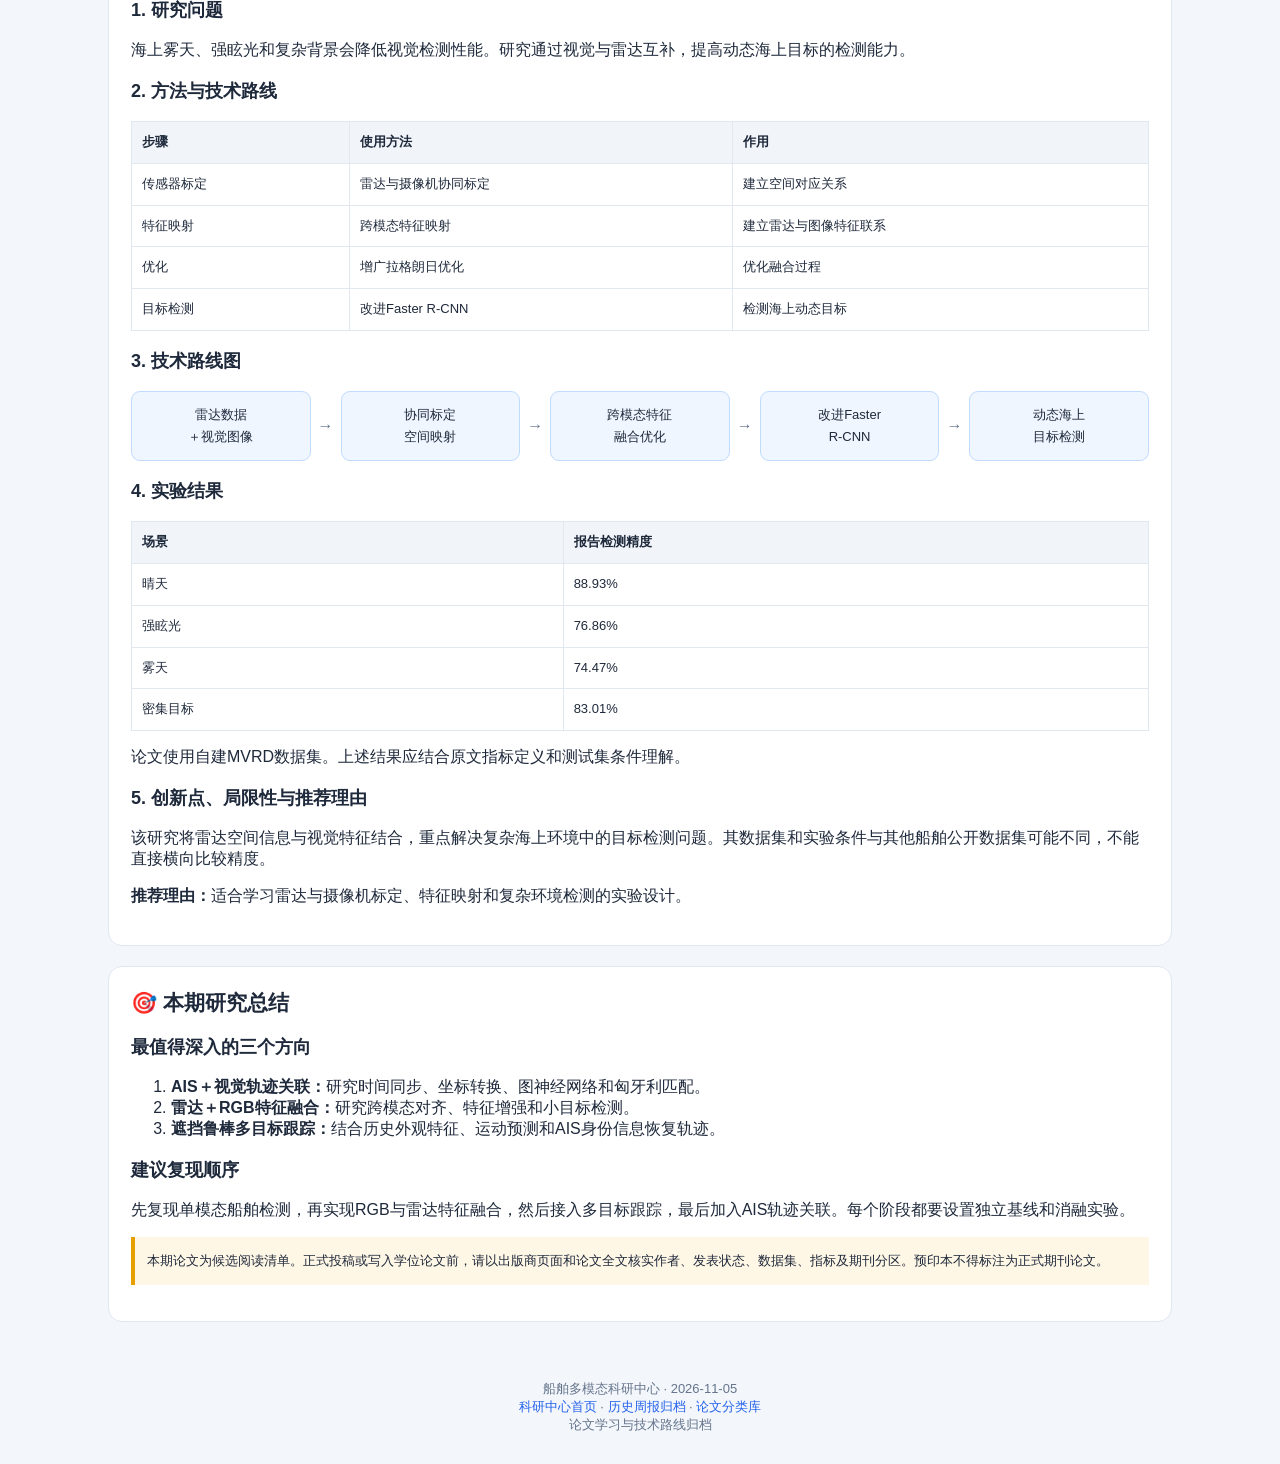
<file: reports/2026-11-05.html>
<!DOCTYPE html>
<html lang="zh-CN">
<head>
<meta charset="UTF-8">
<meta name="viewport" content="width=device-width,initial-scale=1">
<title>2026-11-05 船舶多模态论文周报</title>
<style>
*{box-sizing:border-box}
body{margin:0;background:#f3f6fb;color:#1e293b;font-family:"Microsoft YaHei",Arial,sans-serif}
header{background:#10213c;color:white;padding:30px max(5%,calc((100% - 1100px)/2))}
header h1{margin:0 0 12px;font-size:26px}
header p{color:#cbd5e1;line-height:1.8}
main{max-width:1100px;margin:28px auto;padding:0 18px}
a{color:#2563eb;text-decoration:none}
a:hover{text-decoration:underline}
nav{background:white;padding:15px max(5%,calc((100% - 1100px)/2));display:flex;gap:18px;flex-wrap:wrap}
nav a{font-size:14px}
.intro,.paper{background:white;border:1px solid #e2e8f0;border-radius:14px;padding:22px;margin-bottom:20px}
h2{font-size:21px;margin-top:0}
h3{font-size:18px}
.meta{color:#64748b;font-size:13px;line-height:1.9}
.tag{display:inline-block;background:#eaf1ff;color:#2457b5;border-radius:20px;padding:5px 10px;font-size:12px;margin:3px}
.warning{background:#fff7e6;border-left:4px solid #e5a000;padding:12px;margin:14px 0;font-size:13px;line-height:1.8}
.flow{display:flex;align-items:stretch;gap:7px;flex-wrap:wrap;margin:18px 0}
.step{flex:1 1 125px;min-width:115px;background:#eff6ff;border:1px solid #bfdbfe;border-radius:9px;padding:12px;text-align:center;font-size:13px;line-height:1.7}
.arrow{align-self:center;color:#64748b;font-weight:bold}
table{width:100%;border-collapse:collapse;font-size:13px;margin:12px 0}
td,th{border:1px solid #e2e8f0;padding:10px;text-align:left;line-height:1.6}
th{background:#f1f5f9}
ul{line-height:1.9}
footer{text-align:center;color:#64748b;padding:30px;font-size:13px}
@media(max-width:600px){header h1{font-size:21px}.intro,.paper{padding:16px}.arrow{display:none}}
</style>
</head>
<body>
<header>
<h1>🚢 船舶多模态感知论文周报</h1>
<p>第 02 期 · 2026年11月5日<br>
研究重点：AIS、雷达、可见光、红外、多目标跟踪与跨模态轨迹关联</p>
</header>

<nav>
<a href="../index.html">返回科研中心首页</a>
<a href="index.html">历史周报归档</a>
<a href="../papers/index.html">论文分类库</a>
<a href="#directory">本期目录</a>
<a href="#p1">视觉＋红外＋AIS</a>
<a href="#p2">雷达＋视觉＋AIS</a>
<a href="#p3">雷达＋视觉检测</a>
<a href="#conclusion">研究总结</a>
</nav>

<main>
<section class="intro" id="directory">
<h2>📚 本期论文入口 / 目录</h2>
<p>本期重点关注多模态船舶识别、雷达与视觉融合、AIS辅助跟踪。可进入<a href="../papers/index.html">论文分类库</a>按研究方向搜索全部条目，或返回<a href="index.html">历史周报归档</a>。</p>
<ul>
<li><a href="#p1">论文一：多模态图神经网络船舶识别与跟踪</a></li>
<li><a href="#p2">论文二：雷达、可见光特征融合与AIS增强跟踪</a></li>
<li><a href="#p3">论文三：海上视觉－雷达动态目标检测</a></li>
</ul>
<div class="warning">
筛选说明：本期包含预印本和正式发表论文。预印本不等于正式期刊论文；期刊分区未核实的论文不标记为中科院二区及以上。引用前请进一步核对论文原文、作者版本及发表状态。
</div>
</section>

<section class="paper" id="p1">
<span class="tag">视觉＋红外＋AIS</span>
<span class="tag">多目标跟踪</span>
<span class="tag">图神经网络</span>
<h2>论文一：Multi-Modal Graph Neural Network-Inspired Vessel Identification and Tracking for UAV-Based Maritime Surveillance</h2>
<p class="meta">作者：Chenjie Zhao 等（以论文原文为准）<br>
发布时间：2026年10月 · arXiv预印本<br>
<a href="https://arxiv.org/abs/2610.13220" target="_blank">阅读论文原文 →</a></p>

<h3>1. 研究问题</h3>
<p>无人机海上监控中，可见光与红外成像差异、无人机自身运动、AIS与视频时间不同步，会导致船舶检测不稳定，以及视频目标与AIS身份难以准确关联。研究目标是实现船舶检测、连续跟踪和MMSI身份关联。</p>

<h3>2. 数据与模型</h3>
<ul>
<li>输入：RGB视频、红外视频、AIS、无人机GNSS/IMU数据。</li>
<li>检测：MAir-YOLOv8-OBB，面向旋转船舶目标检测。</li>
<li>跟踪：MAir-SORT，维持船舶身份连续性。</li>
<li>关联：时空图神经网络与匈牙利算法。</li>
<li>坐标处理：利用无人机运动信息进行坐标统一。</li>
</ul>

<h3>3. 技术路线图</h3>
<div class="flow">
<div class="step">RGB＋LWIR<br>图像输入</div><div class="arrow">→</div>
<div class="step">图像对齐<br>模态融合</div><div class="arrow">→</div>
<div class="step">MAir-YOLOv8-OBB<br>船舶检测</div><div class="arrow">→</div>
<div class="step">MAir-SORT<br>多目标跟踪</div><div class="arrow">→</div>
<div class="step">时空图关联<br>＋AIS匹配</div><div class="arrow">→</div>
<div class="step">船舶轨迹<br>＋MMSI身份</div>
</div>

<h3>4. 实验设计与关键结果</h3>
<p>论文介绍了MAP-M2UAV50数据集，包含约12,000张图像、50段视频和约70,000条标注，覆盖不同天气、光照和海上监控场景。</p>
<table>
<tr><th>指标</th><th>论文报告结果</th></tr>
<tr><td>MOTA</td><td>83.78%</td></tr>
<tr><td>IDF1</td><td>91.76%</td></tr>
<tr><td>HOTA</td><td>72.77%</td></tr>
<tr><td>ID Switches</td><td>2</td></tr>
</table>

<h3>5. 创新点</h3>
<ul>
<li>把视觉检测、目标跟踪和AIS身份关联放入统一流程。</li>
<li>利用时空图结构建模视频轨迹与AIS轨迹之间的关系。</li>
<li>考虑无人机运动引起的坐标变化。</li>
</ul>

<h3>6. 局限性与推荐理由</h3>
<p>无人机视角与固定岸基监控视角存在差异；图神经网络关联效果还需要在其他港口和公开数据集上验证。论文目前属于预印本，不能作为已发表二区论文引用。</p>
<p><strong>推荐理由：</strong>适合重点学习图神经网络如何关联视频轨迹和AIS身份，尤其适合研究跨模态轨迹匹配。</p>
</section>

<section class="paper" id="p2">
<span class="tag">雷达＋可见光</span>
<span class="tag">AIS增强跟踪</span>
<span class="tag">特征级融合</span>
<h2>论文二：Vessel Detection and Tracking Based on Feature-Level Fusion and AIS Enhancement</h2>
<p class="meta">作者：Yue Lin、Zuo Meng、Yuan Kangyi 等（以原文为准）<br>
来源：Chinese Journal of Ship Research，2026年<br>
DOI：10.19693/j.issn.1673-3185.04841<br>
<a href="https://doi.org/10.19693/j.issn.1673-3185.04841" target="_blank">阅读论文原文 →</a></p>

<h3>1. 研究问题</h3>
<p>雷达能够提供目标距离和运动信息，但检测结果可能缺少外观信息；可见光能够提供丰富的外观特征，但受光照、雾气和遮挡影响。AIS则提供船舶身份和运动信息。研究目标是通过特征融合和AIS增强，提高船舶检测与跟踪能力。</p>

<h3>2. 模型与方法</h3>
<table>
<tr><th>模块</th><th>方法</th><th>作用</th></tr>
<tr><td>雷达检测</td><td>VFFRadar-Net</td><td>利用可见光信息增强雷达检测</td></tr>
<tr><td>特征融合</td><td>Deformable Cross-Attention</td><td>跨模态特征交互和对齐</td></tr>
<tr><td>损失优化</td><td>Scale-Adaptive Loss</td><td>改善不同尺度目标定位</td></tr>
<tr><td>多目标跟踪</td><td>AF-SORT</td><td>融合AIS信息辅助跟踪</td></tr>
</table>

<h3>3. 技术路线图</h3>
<div class="flow">
<div class="step">雷达数据<br>＋RGB视频</div><div class="arrow">→</div>
<div class="step">特征提取<br>跨模态对齐</div><div class="arrow">→</div>
<div class="step">VFFRadar-Net<br>特征融合检测</div><div class="arrow">→</div>
<div class="step">AF-SORT<br>在线跟踪</div><div class="arrow">→</div>
<div class="step">AIS轨迹关联<br>身份增强</div><div class="arrow">→</div>
<div class="step">船舶目标<br>＋身份轨迹</div>
</div>

<h3>4. 关键结果</h3>
<table>
<tr><th>指标</th><th>报告结果</th></tr>
<tr><td>平均检测精度</td><td>91.9%</td></tr>
<tr><td>MOTA</td><td>85.2%</td></tr>
<tr><td>IDF1</td><td>76.2%</td></tr>
</table>

<h3>5. 创新点、局限性与推荐理由</h3>
<p>创新点在于将雷达与可见光特征融合，并利用AIS增强在线跟踪。需要进一步核对原文中的数据集、实验划分、指标定义和对比基线；本期尚未核实该刊的中科院分区及代码公开情况。</p>
<p><strong>推荐理由：</strong>研究方向与你的雷达＋视觉＋AIS技术路线高度接近，值得优先核对和精读。</p>
</section>

<section class="paper" id="p3">
<span class="tag">雷达＋视觉</span>
<span class="tag">目标检测</span>
<span class="tag">正式期刊论文</span>
<h2>论文三：Dynamic Object Detection in Maritime Navigation Scenarios Based on Vision–Radar Fusion</h2>
<p class="meta">期刊：Sensors，2026年6月2日，26(11)，3508<br>
<a href="https://doi.org/10.3390/s26113508" target="_blank">阅读论文全文 →</a></p>

<h3>1. 研究问题</h3>
<p>海上雾天、强眩光和复杂背景会降低视觉检测性能。研究通过视觉与雷达互补，提高动态海上目标的检测能力。</p>

<h3>2. 方法与技术路线</h3>
<table>
<tr><th>步骤</th><th>使用方法</th><th>作用</th></tr>
<tr><td>传感器标定</td><td>雷达与摄像机协同标定</td><td>建立空间对应关系</td></tr>
<tr><td>特征映射</td><td>跨模态特征映射</td><td>建立雷达与图像特征联系</td></tr>
<tr><td>优化</td><td>增广拉格朗日优化</td><td>优化融合过程</td></tr>
<tr><td>目标检测</td><td>改进Faster R-CNN</td><td>检测海上动态目标</td></tr>
</table>

<h3>3. 技术路线图</h3>
<div class="flow">
<div class="step">雷达数据<br>＋视觉图像</div><div class="arrow">→</div>
<div class="step">协同标定<br>空间映射</div><div class="arrow">→</div>
<div class="step">跨模态特征<br>融合优化</div><div class="arrow">→</div>
<div class="step">改进Faster<br>R-CNN</div><div class="arrow">→</div>
<div class="step">动态海上<br>目标检测</div>
</div>

<h3>4. 实验结果</h3>
<table>
<tr><th>场景</th><th>报告检测精度</th></tr>
<tr><td>晴天</td><td>88.93%</td></tr>
<tr><td>强眩光</td><td>76.86%</td></tr>
<tr><td>雾天</td><td>74.47%</td></tr>
<tr><td>密集目标</td><td>83.01%</td></tr>
</table>
<p>论文使用自建MVRD数据集。上述结果应结合原文指标定义和测试集条件理解。</p>

<h3>5. 创新点、局限性与推荐理由</h3>
<p>该研究将雷达空间信息与视觉特征结合，重点解决复杂海上环境中的目标检测问题。其数据集和实验条件与其他船舶公开数据集可能不同，不能直接横向比较精度。</p>
<p><strong>推荐理由：</strong>适合学习雷达与摄像机标定、特征映射和复杂环境检测的实验设计。</p>
</section>

<section class="intro" id="conclusion">
<h2>🎯 本期研究总结</h2>
<h3>最值得深入的三个方向</h3>
<ol>
<li><strong>AIS＋视觉轨迹关联：</strong>研究时间同步、坐标转换、图神经网络和匈牙利匹配。</li>
<li><strong>雷达＋RGB特征融合：</strong>研究跨模态对齐、特征增强和小目标检测。</li>
<li><strong>遮挡鲁棒多目标跟踪：</strong>结合历史外观特征、运动预测和AIS身份信息恢复轨迹。</li>
</ol>
<h3>建议复现顺序</h3>
<p>先复现单模态船舶检测，再实现RGB与雷达特征融合，然后接入多目标跟踪，最后加入AIS轨迹关联。每个阶段都要设置独立基线和消融实验。</p>
<div class="warning">
本期论文为候选阅读清单。正式投稿或写入学位论文前，请以出版商页面和论文全文核实作者、发表状态、数据集、指标及期刊分区。预印本不得标注为正式期刊论文。
</div>
</section>
</main>

<footer>
船舶多模态科研中心 · 2026-11-05<br>
<a href="../index.html">科研中心首页</a> · <a href="index.html">历史周报归档</a> · <a href="../papers/index.html">论文分类库</a><br>
论文学习与技术路线归档
</footer>
</body>
</html>
</file>
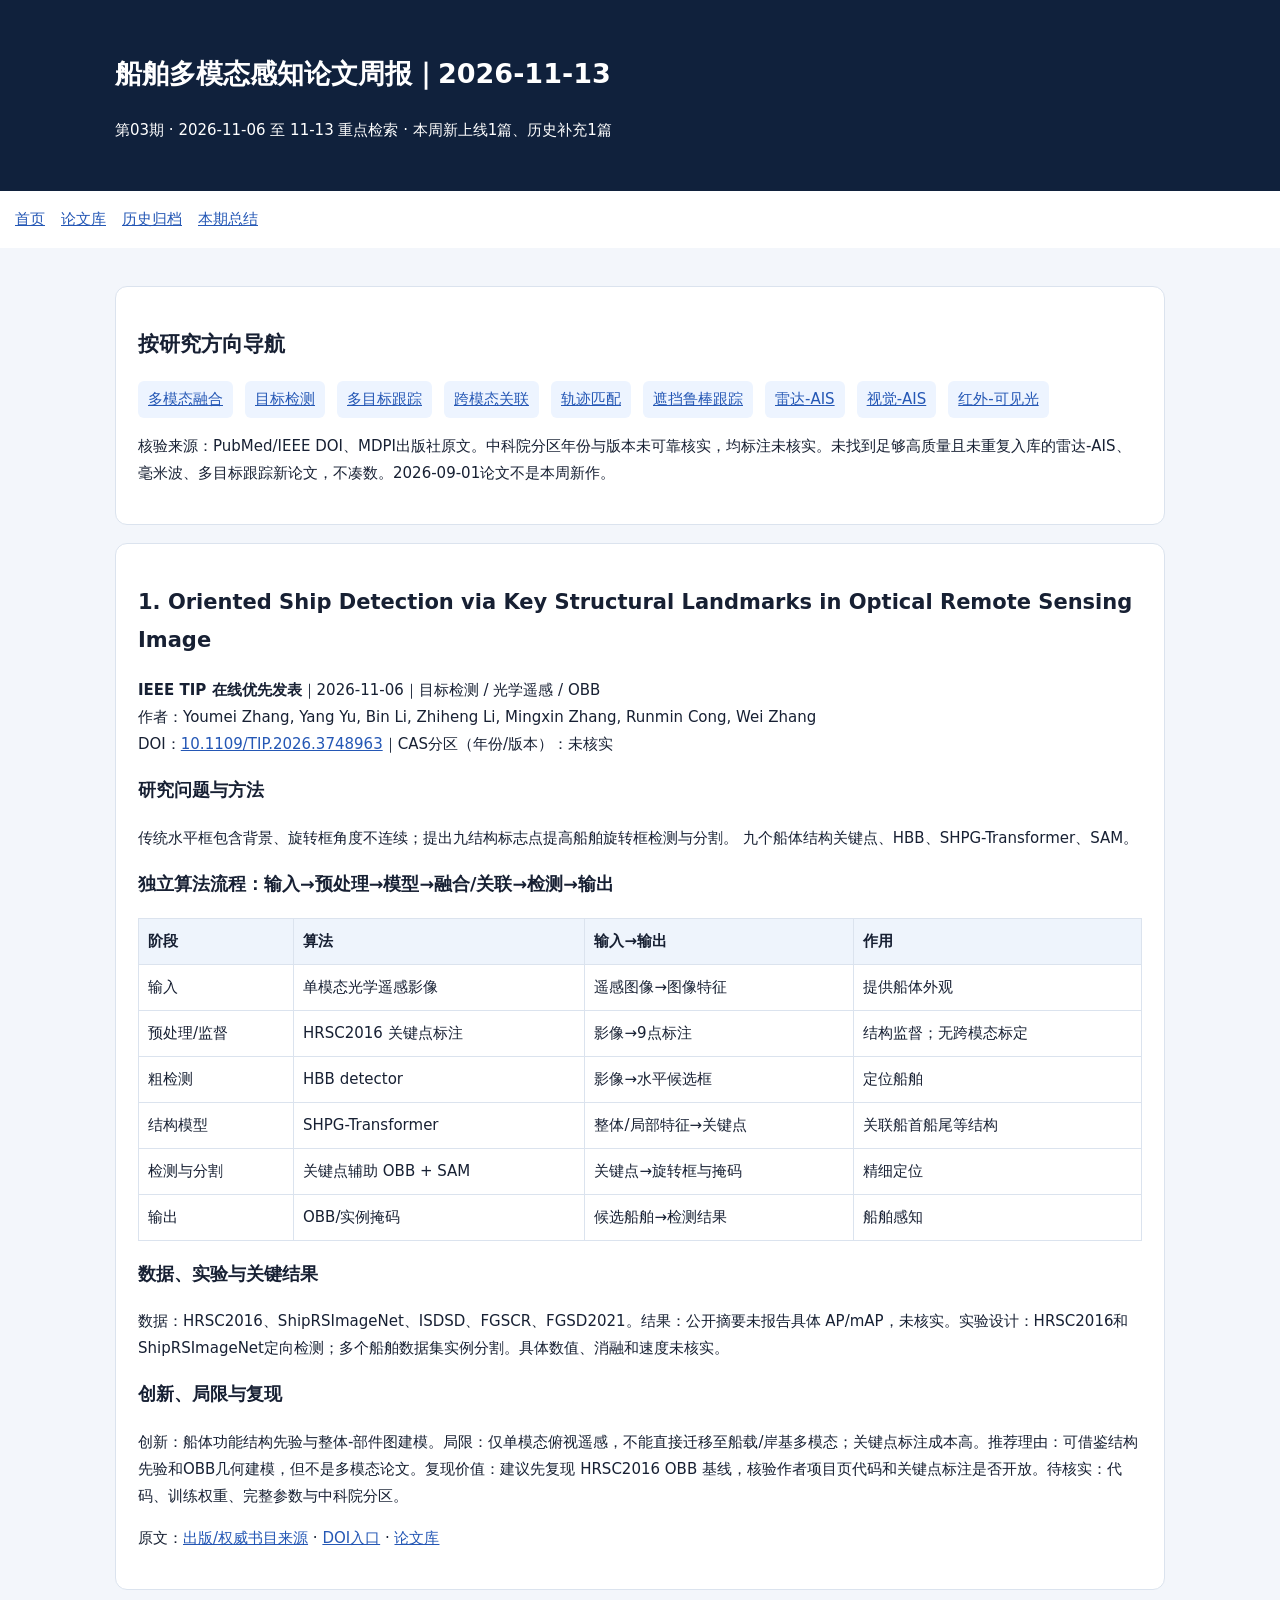
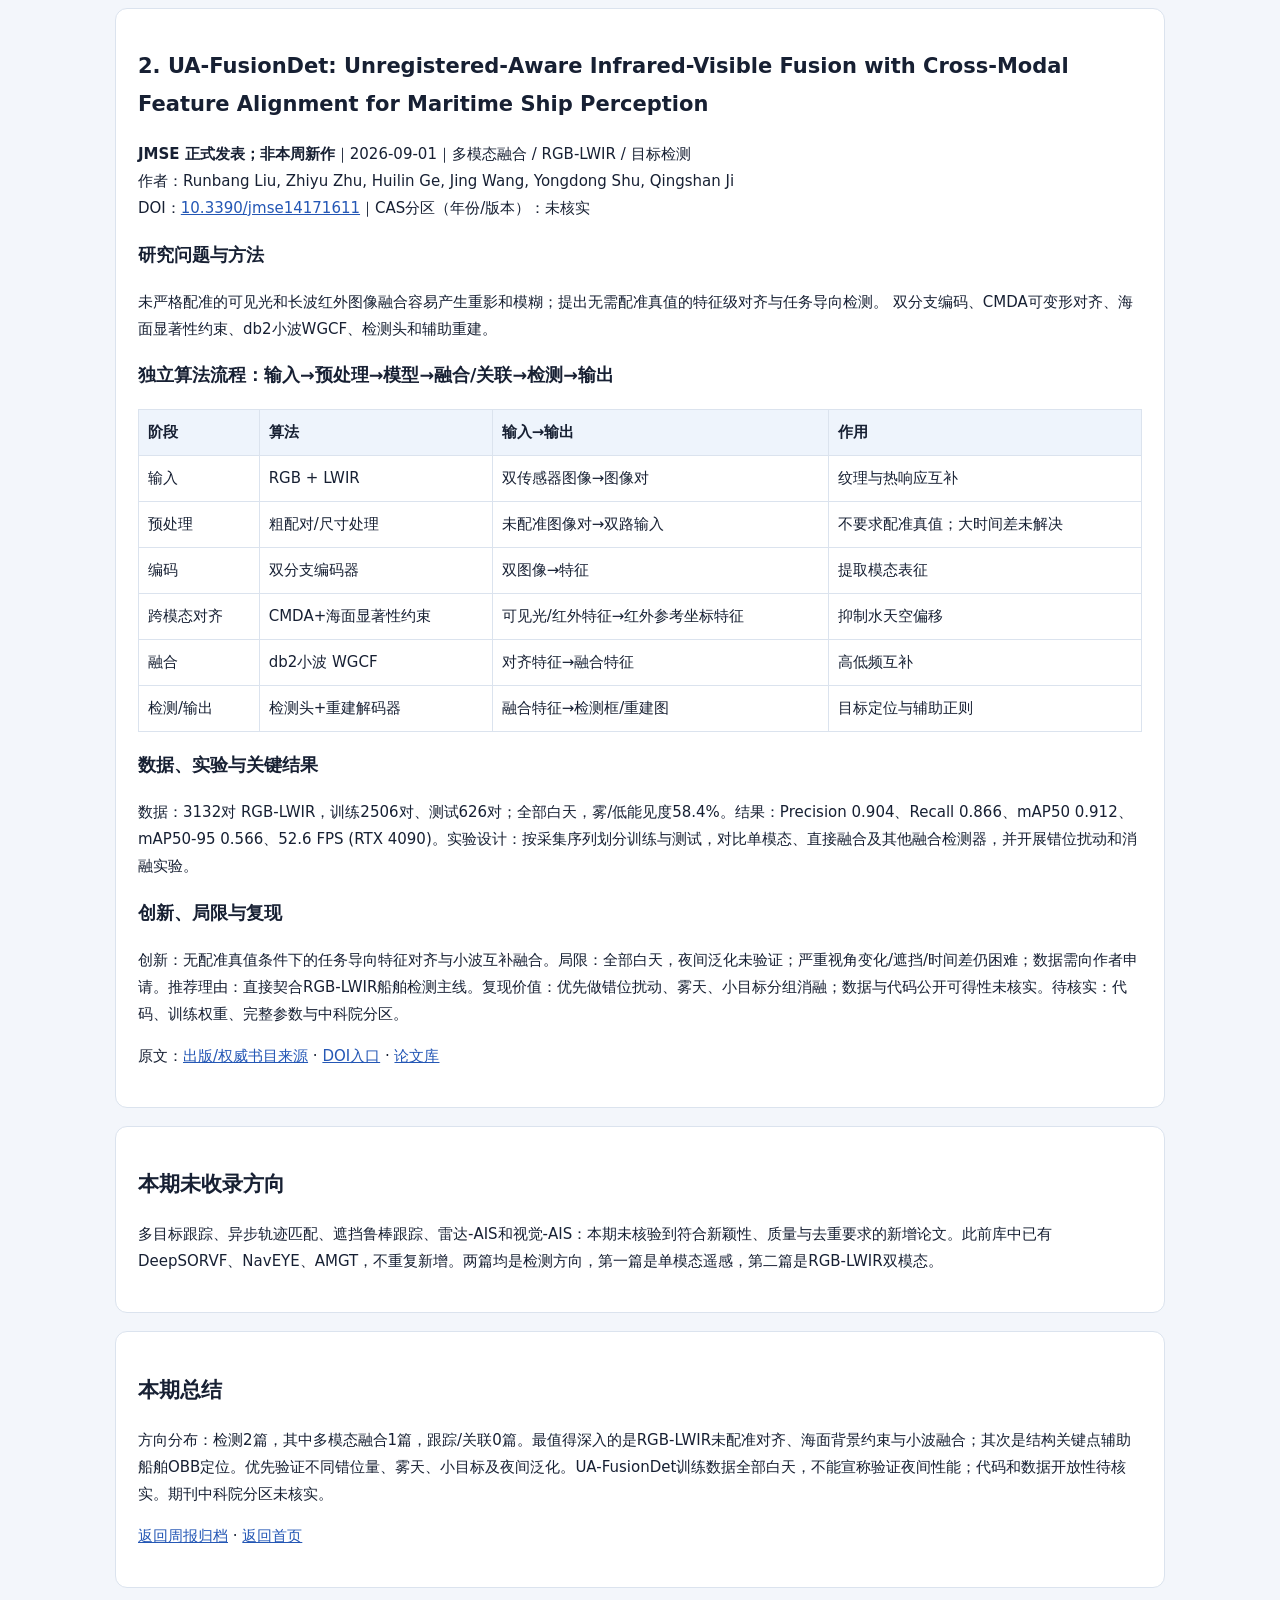
<file: reports/2026-11-13.html>
<!doctype html><html lang="zh-CN"><head><meta charset="utf-8"><meta name="viewport" content="width=device-width,initial-scale=1"><title>船舶多模态感知论文周报｜2026-11-13</title><style>body{margin:0;background:#f3f6fb;color:#172033;font:15px/1.8 system-ui,"Microsoft YaHei",sans-serif}header{background:#10213c;color:white;padding:32px max(5%,calc((100% - 1050px)/2))}main{max-width:1050px;margin:auto;padding:20px}article,section{background:white;padding:22px;margin:18px 0;border:1px solid #dbe3ee;border-radius:12px}h1{font-size:27px}h2{font-size:21px}a{color:#2457b5}nav{display:flex;gap:16px;flex-wrap:wrap;padding:15px;background:white}.toc{display:flex;gap:12px;flex-wrap:wrap}.toc a{padding:5px 10px;background:#edf4ff;border-radius:6px}.scroll{overflow-x:auto}table{border-collapse:collapse;min-width:620px;width:100%}td,th{border:1px solid #dbe3ee;padding:9px;text-align:left;vertical-align:top}th{background:#eef4fc}p{overflow-wrap:anywhere}@media(max-width:650px){h1{font-size:23px}article,section{padding:15px}}</style></head><body><header><h1>船舶多模态感知论文周报｜2026-11-13</h1><p>第03期 · 2026-11-06 至 11-13 重点检索 · 本周新上线1篇、历史补充1篇</p></header><nav><a href="../index.html">首页</a><a href="../papers/index.html">论文库</a><a href="index.html">历史归档</a><a href="#summary">本期总结</a></nav><main><section><h2>按研究方向导航</h2><div class="toc"><a href="#p2">多模态融合</a><a href="#p1">目标检测</a><a href="#none">多目标跟踪</a><a href="#none">跨模态关联</a><a href="#none">轨迹匹配</a><a href="#none">遮挡鲁棒跟踪</a><a href="#none">雷达-AIS</a><a href="#none">视觉-AIS</a><a href="#p2">红外-可见光</a></div><p>核验来源：PubMed/IEEE DOI、MDPI出版社原文。中科院分区年份与版本未可靠核实，均标注未核实。未找到足够高质量且未重复入库的雷达-AIS、毫米波、多目标跟踪新论文，不凑数。2026-09-01论文不是本周新作。</p></section><article id="p1"><h2>1. Oriented Ship Detection via Key Structural Landmarks in Optical Remote Sensing Image</h2><p><b>IEEE TIP 在线优先发表</b>｜2026-11-06｜目标检测 / 光学遥感 / OBB<br>作者：Youmei Zhang, Yang Yu, Bin Li, Zhiheng Li, Mingxin Zhang, Runmin Cong, Wei Zhang<br>DOI：<a href="https://doi.org/10.1109/TIP.2026.3748963">10.1109/TIP.2026.3748963</a>｜CAS分区（年份/版本）：未核实</p><h3>研究问题与方法</h3><p>传统水平框包含背景、旋转框角度不连续；提出九结构标志点提高船舶旋转框检测与分割。 九个船体结构关键点、HBB、SHPG-Transformer、SAM。</p><h3>独立算法流程：输入→预处理→模型→融合/关联→检测→输出</h3><div class="scroll"><table><thead><tr><th>阶段</th><th>算法</th><th>输入→输出</th><th>作用</th></tr></thead><tbody><tr><td>输入</td><td>单模态光学遥感影像</td><td>遥感图像→图像特征</td><td>提供船体外观</td></tr><tr><td>预处理/监督</td><td>HRSC2016 关键点标注</td><td>影像→9点标注</td><td>结构监督；无跨模态标定</td></tr><tr><td>粗检测</td><td>HBB detector</td><td>影像→水平候选框</td><td>定位船舶</td></tr><tr><td>结构模型</td><td>SHPG-Transformer</td><td>整体/局部特征→关键点</td><td>关联船首船尾等结构</td></tr><tr><td>检测与分割</td><td>关键点辅助 OBB + SAM</td><td>关键点→旋转框与掩码</td><td>精细定位</td></tr><tr><td>输出</td><td>OBB/实例掩码</td><td>候选船舶→检测结果</td><td>船舶感知</td></tr></tbody></table></div><h3>数据、实验与关键结果</h3><p>数据：HRSC2016、ShipRSImageNet、ISDSD、FGSCR、FGSD2021。结果：公开摘要未报告具体 AP/mAP，未核实。实验设计：HRSC2016和ShipRSImageNet定向检测；多个船舶数据集实例分割。具体数值、消融和速度未核实。 </p><h3>创新、局限与复现</h3><p>创新：船体功能结构先验与整体-部件图建模。局限：仅单模态俯视遥感，不能直接迁移至船载/岸基多模态；关键点标注成本高。推荐理由：可借鉴结构先验和OBB几何建模，但不是多模态论文。复现价值：建议先复现 HRSC2016 OBB 基线，核验作者项目页代码和关键点标注是否开放。待核实：代码、训练权重、完整参数与中科院分区。</p><p>原文：<a href="https://pubmed.ncbi.nlm.nih.gov/42993652/">出版/权威书目来源</a> · <a href="https://doi.org/10.1109/TIP.2026.3748963">DOI入口</a> · <a href="../papers/index.html">论文库</a></p></article><article id="p2"><h2>2. UA-FusionDet: Unregistered-Aware Infrared-Visible Fusion with Cross-Modal Feature Alignment for Maritime Ship Perception</h2><p><b>JMSE 正式发表；非本周新作</b>｜2026-09-01｜多模态融合 / RGB-LWIR / 目标检测<br>作者：Runbang Liu, Zhiyu Zhu, Huilin Ge, Jing Wang, Yongdong Shu, Qingshan Ji<br>DOI：<a href="https://doi.org/10.3390/jmse14171611">10.3390/jmse14171611</a>｜CAS分区（年份/版本）：未核实</p><h3>研究问题与方法</h3><p>未严格配准的可见光和长波红外图像融合容易产生重影和模糊；提出无需配准真值的特征级对齐与任务导向检测。 双分支编码、CMDA可变形对齐、海面显著性约束、db2小波WGCF、检测头和辅助重建。</p><h3>独立算法流程：输入→预处理→模型→融合/关联→检测→输出</h3><div class="scroll"><table><thead><tr><th>阶段</th><th>算法</th><th>输入→输出</th><th>作用</th></tr></thead><tbody><tr><td>输入</td><td>RGB + LWIR</td><td>双传感器图像→图像对</td><td>纹理与热响应互补</td></tr><tr><td>预处理</td><td>粗配对/尺寸处理</td><td>未配准图像对→双路输入</td><td>不要求配准真值；大时间差未解决</td></tr><tr><td>编码</td><td>双分支编码器</td><td>双图像→特征</td><td>提取模态表征</td></tr><tr><td>跨模态对齐</td><td>CMDA+海面显著性约束</td><td>可见光/红外特征→红外参考坐标特征</td><td>抑制水天空偏移</td></tr><tr><td>融合</td><td>db2小波 WGCF</td><td>对齐特征→融合特征</td><td>高低频互补</td></tr><tr><td>检测/输出</td><td>检测头+重建解码器</td><td>融合特征→检测框/重建图</td><td>目标定位与辅助正则</td></tr></tbody></table></div><h3>数据、实验与关键结果</h3><p>数据：3132对 RGB-LWIR，训练2506对、测试626对；全部白天，雾/低能见度58.4%。结果：Precision 0.904、Recall 0.866、mAP50 0.912、mAP50-95 0.566、52.6 FPS (RTX 4090)。实验设计：按采集序列划分训练与测试，对比单模态、直接融合及其他融合检测器，并开展错位扰动和消融实验。 </p><h3>创新、局限与复现</h3><p>创新：无配准真值条件下的任务导向特征对齐与小波互补融合。局限：全部白天，夜间泛化未验证；严重视角变化/遮挡/时间差仍困难；数据需向作者申请。推荐理由：直接契合RGB-LWIR船舶检测主线。复现价值：优先做错位扰动、雾天、小目标分组消融；数据与代码公开可得性未核实。待核实：代码、训练权重、完整参数与中科院分区。</p><p>原文：<a href="https://www.mdpi.com/2077-1312/14/17/1611">出版/权威书目来源</a> · <a href="https://doi.org/10.3390/jmse14171611">DOI入口</a> · <a href="../papers/index.html">论文库</a></p></article><section id="none"><h2>本期未收录方向</h2><p>多目标跟踪、异步轨迹匹配、遮挡鲁棒跟踪、雷达-AIS和视觉-AIS：本期未核验到符合新颖性、质量与去重要求的新增论文。此前库中已有DeepSORVF、NavEYE、AMGT，不重复新增。两篇均是检测方向，第一篇是单模态遥感，第二篇是RGB-LWIR双模态。</p></section><section id="summary"><h2>本期总结</h2><p>方向分布：检测2篇，其中多模态融合1篇，跟踪/关联0篇。最值得深入的是RGB-LWIR未配准对齐、海面背景约束与小波融合；其次是结构关键点辅助船舶OBB定位。优先验证不同错位量、雾天、小目标及夜间泛化。UA-FusionDet训练数据全部白天，不能宣称验证夜间性能；代码和数据开放性待核实。期刊中科院分区未核实。</p><p><a href="index.html">返回周报归档</a> · <a href="../index.html">返回首页</a></p></section></main></body></html>
</file>
